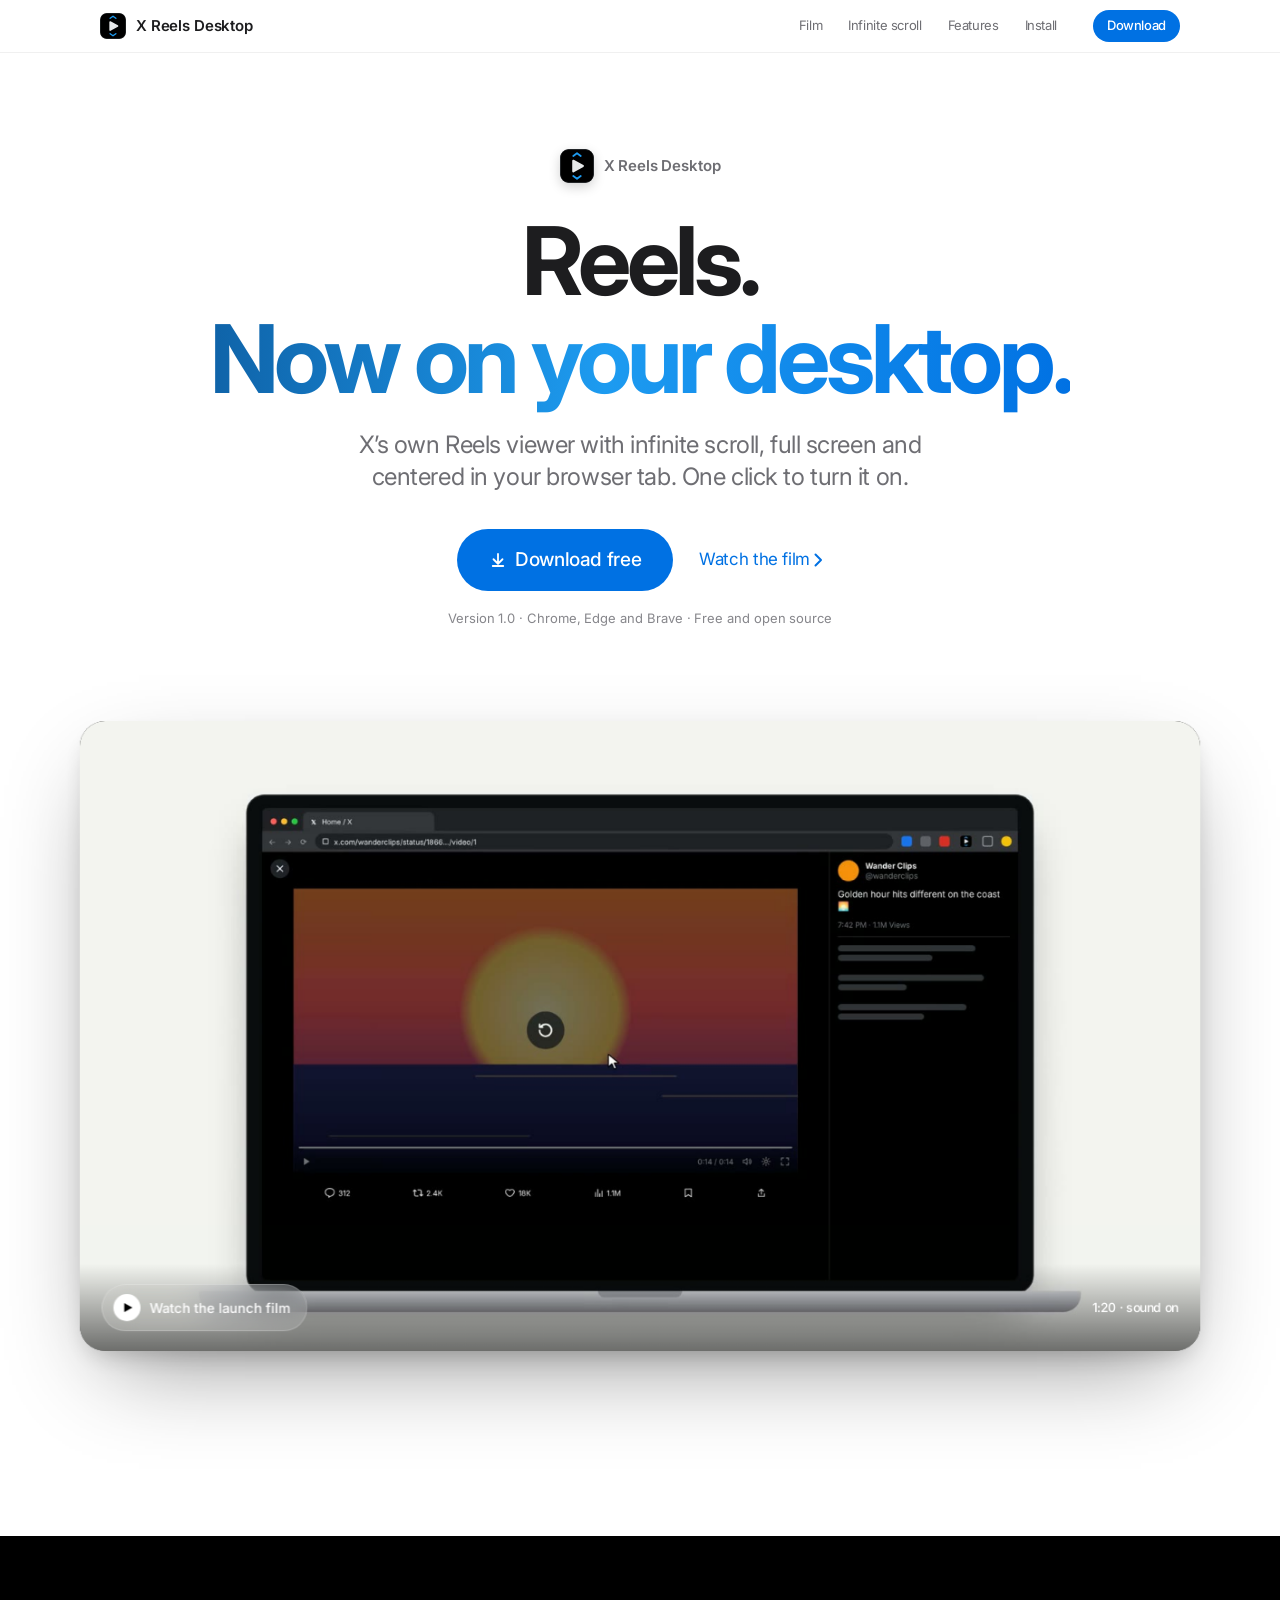
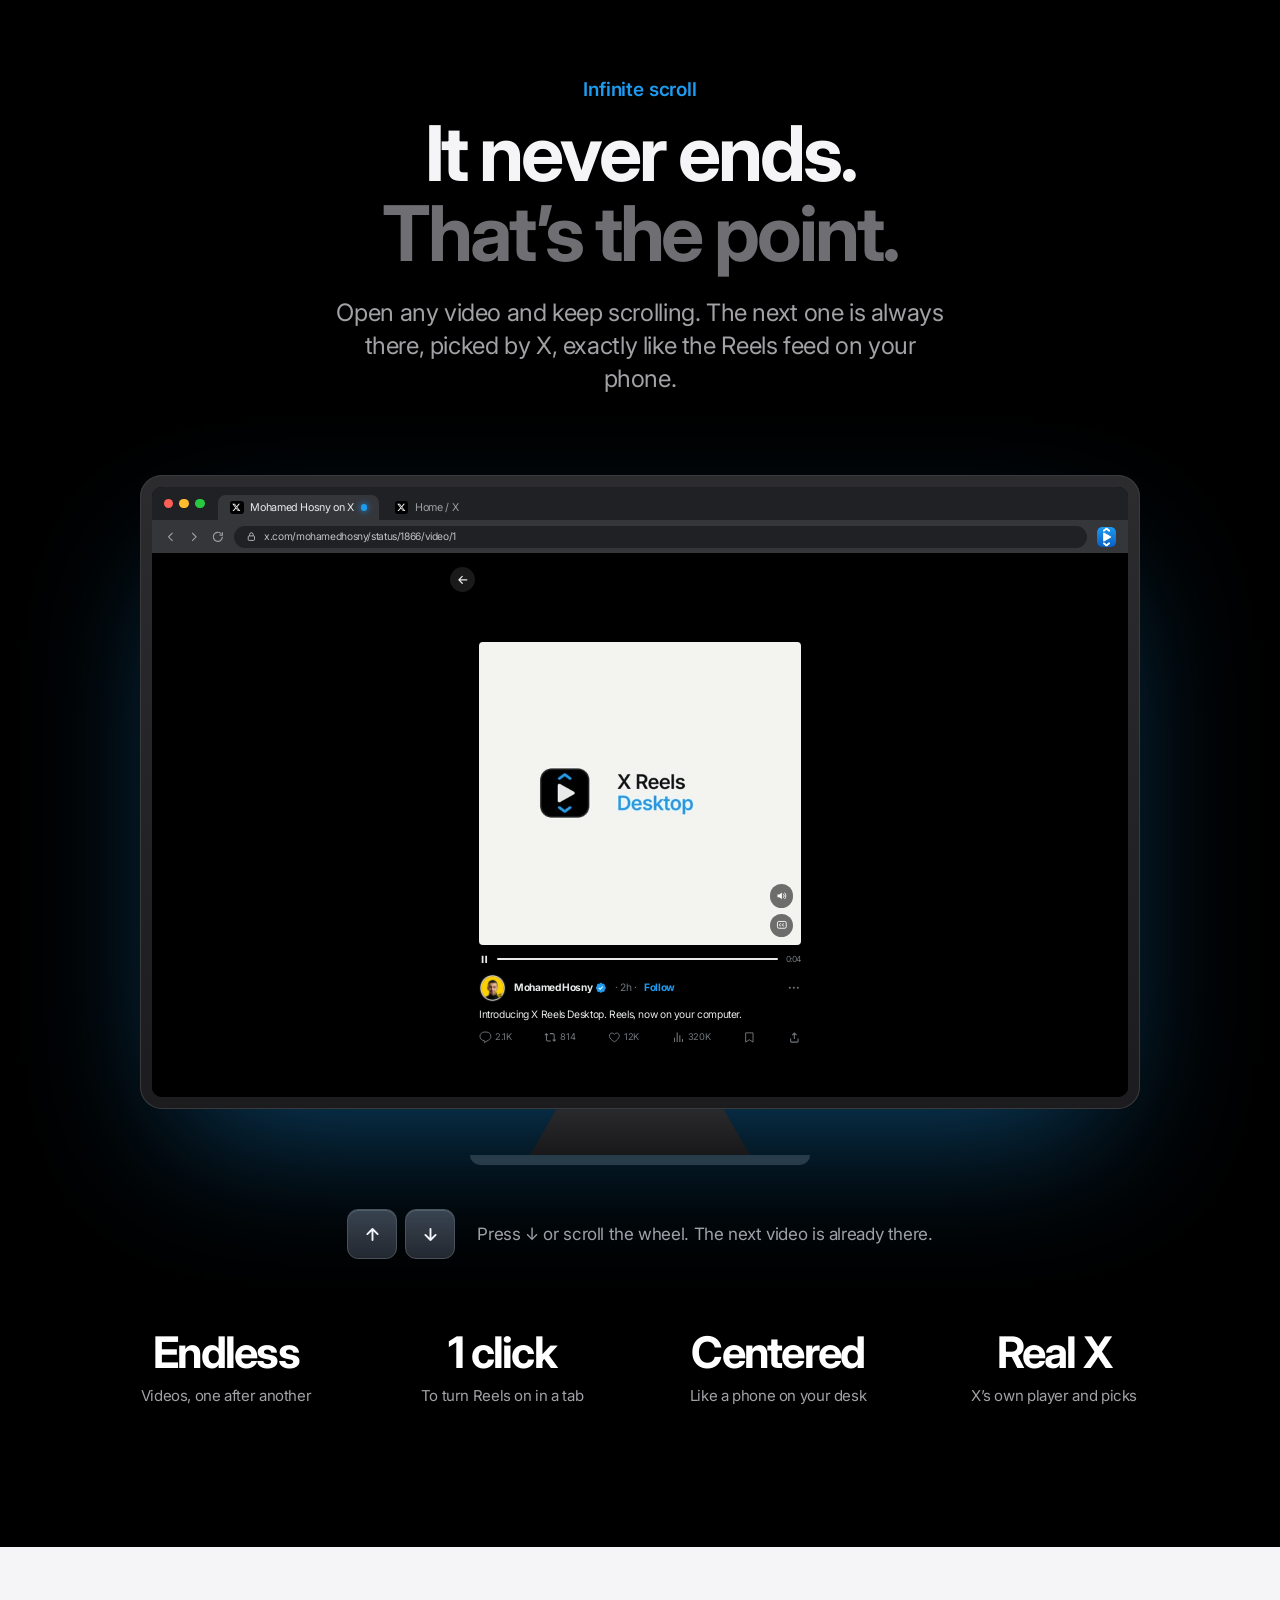
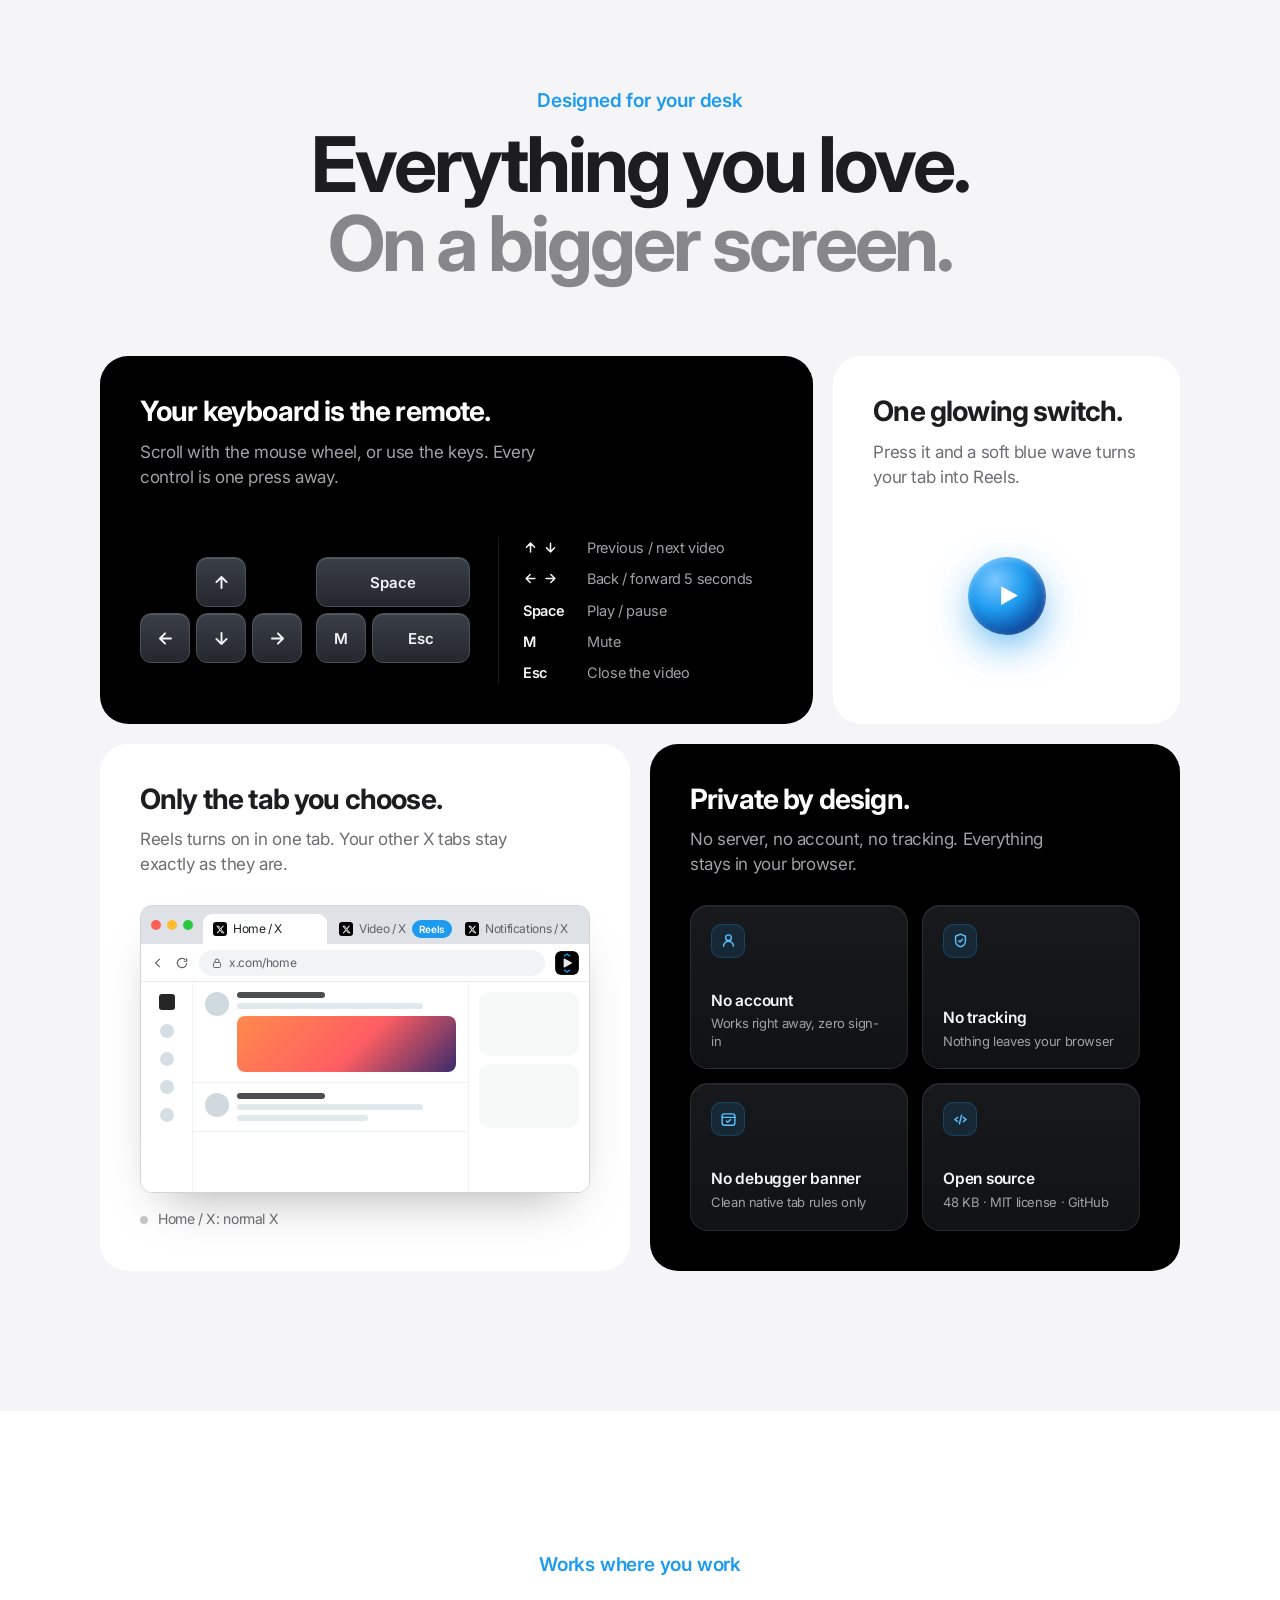
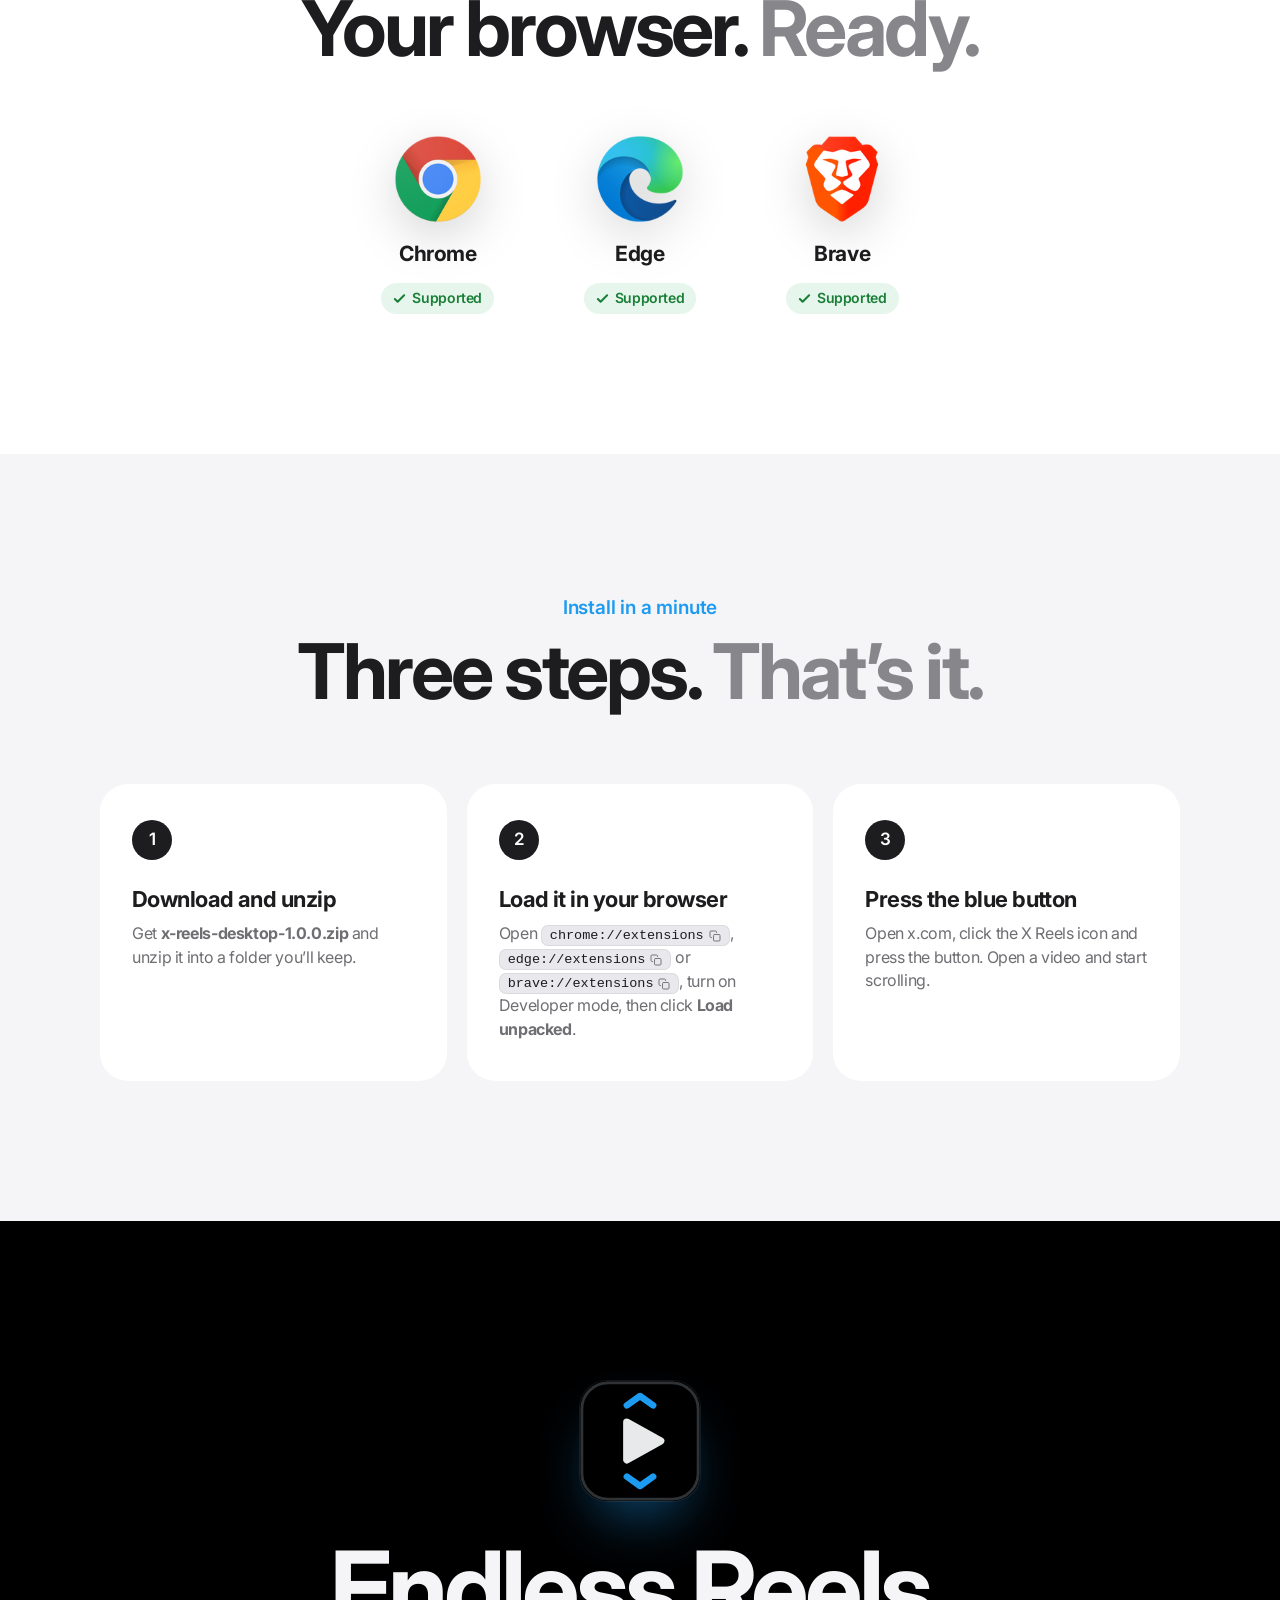
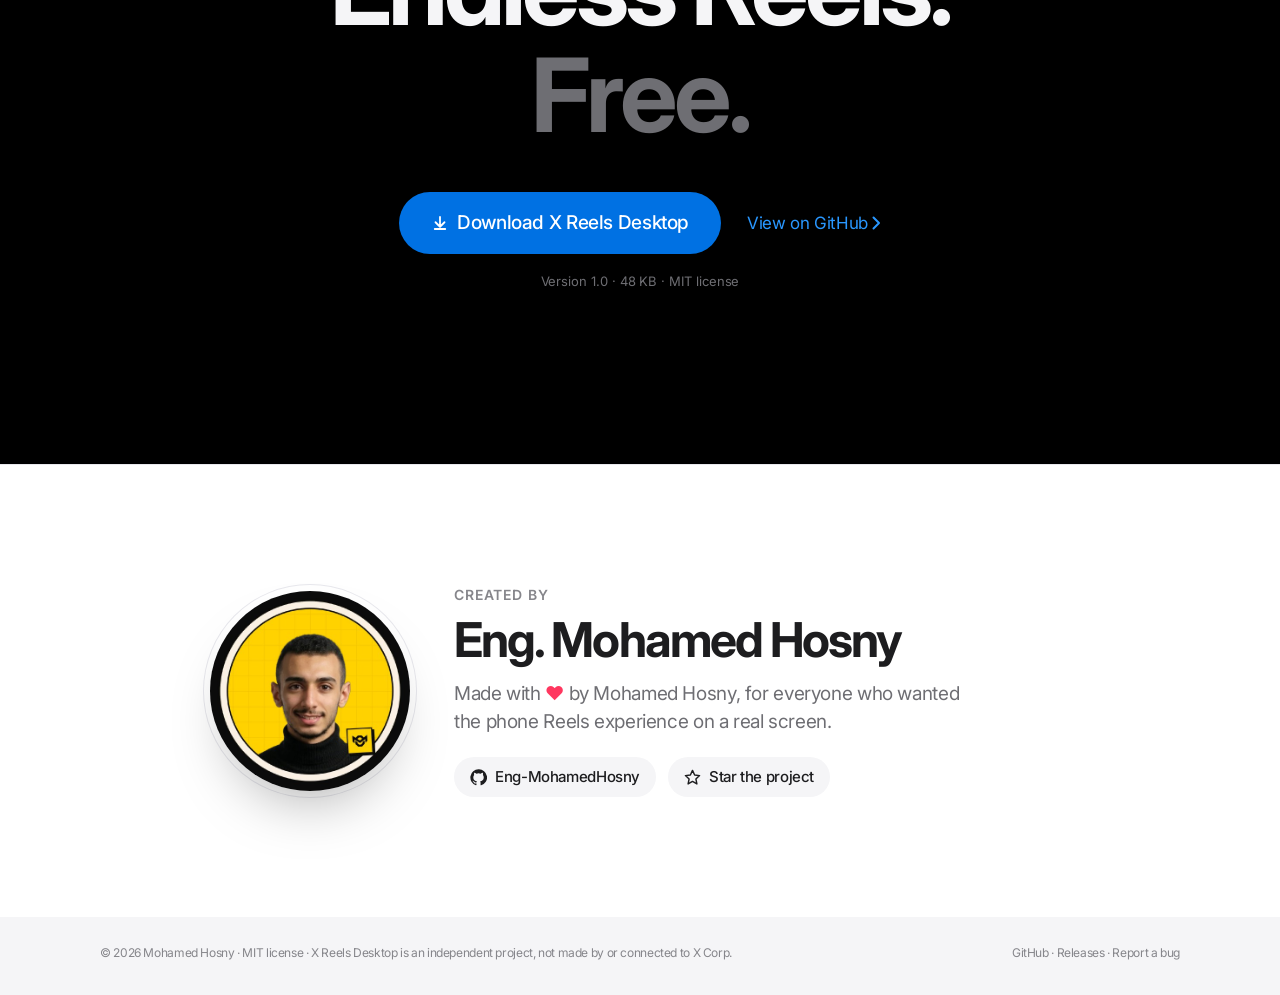
<file: site/index.html>
<!doctype html>
<html lang="en">
<head>
<meta charset="utf-8">
<meta name="viewport" content="width=device-width, initial-scale=1, viewport-fit=cover">
<title>X Reels Desktop — Reels with infinite scroll, on your computer</title>
<meta name="description" content="X's own Reels viewer with infinite scroll, centered in your browser tab. Free and open source for Chrome, Edge and Brave.">
<meta name="theme-color" content="#ffffff">
<meta property="og:title" content="X Reels Desktop">
<meta property="og:description" content="X's own Reels viewer with infinite scroll, on your computer. Free for Chrome, Edge and Brave.">
<meta property="og:image" content="https://x-reels-desktop.pages.dev/launch-poster.jpg">
<meta property="og:type" content="website">
<meta name="twitter:card" content="summary_large_image">
<link rel="icon" href="icon.svg" type="image/svg+xml">
<link rel="preconnect" href="https://fonts.googleapis.com">
<link rel="preconnect" href="https://fonts.gstatic.com" crossorigin>
<link href="https://fonts.googleapis.com/css2?family=Inter:opsz,wght@14..32,400;14..32,500;14..32,600;14..32,700&display=swap" rel="stylesheet">
<style>
:root{
  --ink:#1d1d1f; --ink-2:#6e6e73; --ink-3:#86868b; --line:#d2d2d7;
  --paper:#ffffff; --soft:#f5f5f7; --night:#000000; --night-2:#161617; --night-ink:#f5f5f7; --night-ink-2:#a1a1a6;
  --blue:#0071e3; --blue-hover:#0077ed; --blue-glow:rgba(0,113,227,.35); --x-blue:#1d9bf0;
  --radius-l:28px; --radius-m:18px;
  --font:-apple-system,BlinkMacSystemFont,"SF Pro Display","SF Pro Text","Inter",system-ui,"Segoe UI",sans-serif;
  --ease:cubic-bezier(.25,.1,.25,1); --ease-out:cubic-bezier(.16,1,.3,1);
}
*{box-sizing:border-box}
html{scroll-behavior:smooth;-webkit-text-size-adjust:100%}
body{margin:0;background:var(--paper);color:var(--ink);font:400 17px/1.47 var(--font);letter-spacing:-.022em;-webkit-font-smoothing:antialiased;text-rendering:optimizeLegibility;overflow-x:hidden}
img,video,svg{display:block;max-width:100%}
a{color:inherit;text-decoration:none}
.wrap{width:min(1080px,100% - 44px);margin-inline:auto}
.wide{width:min(1280px,100% - 44px);margin-inline:auto}

/* nav: translucent material */
.nav{position:sticky;top:0;z-index:50;background:rgba(255,255,255,.72);backdrop-filter:saturate(180%) blur(20px);-webkit-backdrop-filter:saturate(180%) blur(20px);border-bottom:1px solid rgba(0,0,0,.06)}
.nav-in{height:52px;display:flex;align-items:center;gap:28px}
.brand{display:flex;align-items:center;gap:10px;font-weight:600;font-size:15px;letter-spacing:-.01em}
.brand img{width:26px;height:26px;border-radius:7px}
.nav-links{display:flex;gap:26px;margin-left:auto;font-size:13px;color:var(--ink-2)}
.nav-links a{transition:color .2s var(--ease)}
.nav-links a:hover{color:var(--ink)}
.nav .btn{margin-left:8px}

/* buttons */
.btn{display:inline-flex;align-items:center;justify-content:center;gap:8px;border-radius:980px;font-weight:500;white-space:nowrap;cursor:pointer;border:0;
  transition:background-color .2s var(--ease),transform .12s var(--ease),box-shadow .25s var(--ease)}
.btn:active{transform:scale(.97)}
.btn-blue{background:var(--blue);color:#fff}
.btn-blue:hover{background:var(--blue-hover);box-shadow:0 8px 28px var(--blue-glow)}
.btn-s{font-size:13px;padding:6px 14px}
.btn-l{font-size:17px;padding:14px 26px}
.btn-xl{font-size:19px;padding:17px 32px}
.link{color:var(--blue);font-size:17px;display:inline-flex;align-items:center;gap:4px}
.link:hover{text-decoration:underline}
.link svg{width:9px;height:14px}
.on-dark .link{color:#2997ff}
:focus-visible{outline:3px solid rgba(0,113,227,.55);outline-offset:3px;border-radius:12px}

/* hero */
.hero{padding:96px 0 40px;text-align:center}
.eyebrow{display:inline-flex;align-items:center;gap:10px;font-size:15px;font-weight:600;color:var(--ink-2);letter-spacing:-.01em}
.eyebrow img{width:34px;height:34px;border-radius:9px;box-shadow:0 4px 12px rgba(0,0,0,.18)}
h1{margin:22px auto 0;font-size:clamp(42px,7.4vw,100px);line-height:1.03;letter-spacing:-.045em;font-weight:700}
h1 .grad{background:linear-gradient(92deg,#0f63a8 0%,#1d9bf0 46%,#0071e3 100%);-webkit-background-clip:text;background-clip:text;color:transparent}
.lede{margin:22px auto 0;max-width:640px;font-size:clamp(19px,2.2vw,24px);line-height:1.33;color:var(--ink-2);letter-spacing:-.018em;font-weight:400}
.cta-row{margin-top:36px;display:flex;justify-content:center;align-items:center;gap:26px;flex-wrap:wrap}
.meta{margin-top:18px;font-size:13px;color:var(--ink-3);letter-spacing:-.005em}

/* film */
.film{padding:40px 0 120px}
.frame{position:relative;border-radius:var(--radius-l);overflow:hidden;background:#000;aspect-ratio:16/9;
  box-shadow:0 40px 100px -30px rgba(0,0,0,.45),0 12px 30px -12px rgba(0,0,0,.25);transform-origin:50% 0;will-change:transform}
.frame video{width:100%;height:100%;object-fit:cover}
.play{position:absolute;inset:auto 0 0 0;display:flex;justify-content:space-between;align-items:center;padding:22px 24px;
  background:linear-gradient(to top,rgba(0,0,0,.55),transparent);color:#fff;font-size:14px;font-weight:500;pointer-events:none;opacity:1;transition:opacity .4s var(--ease)}
.frame.playing .play{opacity:0}
.pill{pointer-events:auto;white-space:nowrap;display:inline-flex;align-items:center;gap:10px;background:rgba(255,255,255,.16);backdrop-filter:blur(18px) saturate(160%);-webkit-backdrop-filter:blur(18px) saturate(160%);
  border:1px solid rgba(255,255,255,.22);color:#fff;border-radius:980px;padding:10px 18px 10px 12px;font:500 15px var(--font);cursor:pointer;transition:background .2s var(--ease),transform .12s var(--ease)}
.pill:hover{background:rgba(255,255,255,.26)}
.pill:active{transform:scale(.97)}
.pill .dot{width:30px;height:30px;border-radius:50%;background:#fff;display:grid;place-items:center}
.pill .dot svg{width:11px;height:12px;margin-left:2px}

/* sections */
section{position:relative}
.sec{padding:140px 0}
.dark{background:var(--night);color:var(--night-ink)}
.soft{background:var(--soft)}
.kicker{font-size:19px;font-weight:600;color:var(--x-blue);letter-spacing:-.01em;margin:0 0 10px}
h2{margin:0;font-size:clamp(40px,6vw,80px);line-height:1.04;letter-spacing:-.04em;font-weight:700}
h2 .mute{color:var(--ink-3)}
.dark h2 .mute{color:#6e6e73}
.sub{margin:22px 0 0;max-width:620px;font-size:clamp(19px,2vw,24px);line-height:1.38;color:var(--ink-2);letter-spacing:-.016em}
.dark .sub{color:var(--night-ink-2)}
.center{text-align:center}.center .sub{margin-inline:auto}

/* infinite scroll: a desktop screen with X's Reels viewer */
.desk{margin:80px auto 0;width:min(1000px,100%)}
.monitor{position:relative;border-radius:22px;padding:12px;background:linear-gradient(180deg,#2c2c2e,#1c1c1e);box-shadow:0 0 0 1px #3a3a3c inset,0 60px 140px -40px rgba(29,155,240,.45),0 30px 60px -30px rgba(0,0,0,.8)}
.stand{width:22%;height:46px;margin:0 auto;background:linear-gradient(180deg,#2a2a2c,#18181a);clip-path:polygon(12% 0,88% 0,100% 100%,0 100%)}
.base{width:34%;height:10px;margin:0 auto;border-radius:0 0 12px 12px;background:#2c2c2e;box-shadow:0 18px 30px -12px rgba(0,0,0,.9)}
.scr{container-type:inline-size;position:relative;aspect-ratio:16/10;border-radius:10px;overflow:hidden;background:#000;display:flex;flex-direction:column}
.chrome{flex:none;background:#202124;color:#e8eaed;font-size:1.1cqw}
.tabbar{display:flex;align-items:flex-end;gap:.4cqw;height:3.4cqw;padding:0 1.2cqw}
.lights{display:flex;gap:.6cqw;align-self:center;margin-right:1cqw}
.lights i{width:1cqw;height:1cqw;border-radius:50%;background:#ff5f57}.lights i:nth-child(2){background:#febc2e}.lights i:nth-child(3){background:#28c840}
.ctab{display:flex;align-items:center;gap:.7cqw;height:2.6cqw;padding:0 1.2cqw;border-radius:.8cqw .8cqw 0 0;color:#9aa0a6;min-width:0;white-space:nowrap}
.ctab.act{background:#35363a;color:#e8eaed}
.ctab .xf{flex:none;width:1.4cqw;height:1.4cqw;border-radius:.3cqw;background:#000;display:grid;place-items:center}
.ctab .xf svg{width:.9cqw;height:.9cqw}
.ctab .reel-dot{width:.7cqw;height:.7cqw;border-radius:50%;background:#1d9bf0;box-shadow:0 0 .8cqw #1d9bf0}
.toolbar{display:flex;align-items:center;gap:1cqw;height:3.4cqw;padding:0 1.2cqw;background:#35363a}
.toolbar .nv{display:flex;gap:1cqw;color:#9aa0a6}.toolbar .nv svg{width:1.4cqw;height:1.4cqw}
.omni{flex:1;height:2.3cqw;border-radius:2cqw;background:#202124;display:flex;align-items:center;gap:.8cqw;padding:0 1.2cqw;color:#bdc1c6;font-size:1.05cqw;overflow:hidden;white-space:nowrap}
.omni svg{flex:none;width:1.1cqw;height:1.1cqw}
.ext{flex:none;width:2cqw;height:2cqw;border-radius:.5cqw}
.page{position:relative;flex:1;background:#000;overflow:hidden}
.vw{position:absolute;inset:0 0 0 0;display:flex;justify-content:center}
.back{position:absolute;left:30.5%;top:1.4cqw;width:2.6cqw;height:2.6cqw;border-radius:50%;background:rgba(255,255,255,.1);display:grid;place-items:center;z-index:3}
.back svg{width:1.4cqw;height:1.4cqw;color:#e7e9ea}
.col{position:relative;width:33cqw;height:100%;overflow:hidden}
.feed{position:absolute;inset:0;transition:transform .9s cubic-bezier(.22,1,.36,1)}
.post{height:100%;display:flex;flex-direction:column;justify-content:center;padding:4.6cqw 0 1cqw;color:#e7e9ea;font-size:1.05cqw;line-height:1.35}
.media{position:relative;width:100%;aspect-ratio:4/5;max-height:62%;border-radius:.4cqw;overflow:hidden;background:#111}
.media video,.media img{width:100%;height:100%;object-fit:cover;display:block}
.media .side{position:absolute;right:.8cqw;bottom:.8cqw;display:grid;gap:.6cqw}
.media .side span{width:2.4cqw;height:2.4cqw;border-radius:50%;background:rgba(0,0,0,.55);display:grid;place-items:center}
.media .side svg{width:1.2cqw;height:1.2cqw;color:#fff}
.prog{display:flex;align-items:center;gap:.8cqw;margin-top:.9cqw;color:#e7e9ea}
.prog svg{width:1.1cqw;height:1.1cqw}
.bar{flex:1;height:.25cqw;border-radius:1cqw;background:#333639;overflow:hidden}
.bar i{display:block;height:100%;width:0;background:#e7e9ea}
.post.live .bar i{animation:prog 4.2s linear forwards}
@keyframes prog{to{width:100%}}
.prog small{font-size:.85cqw;color:#71767b}
.who{display:flex;align-items:center;gap:.8cqw;margin-top:1cqw}
.who img{width:2.8cqw;height:2.8cqw;border-radius:50%}
.who b{display:flex;align-items:center;gap:.3cqw;font-weight:700}
.who b svg{width:1.2cqw;height:1.2cqw}
.who span{color:#71767b}
.who em{font-style:normal;color:#1d9bf0;font-weight:700}
.who .more{margin-left:auto;color:#71767b;width:1.4cqw}
.cap{margin-top:.6cqw}
.acts{display:flex;justify-content:space-between;margin-top:1cqw;color:#71767b;font-size:.95cqw}
.acts span{display:flex;align-items:center;gap:.35cqw}
.acts svg{width:1.3cqw;height:1.3cqw}
.under{margin-top:44px;text-align:center;display:flex;justify-content:center;align-items:center;gap:22px;flex-wrap:wrap;color:var(--night-ink-2);font-size:17px}
.under .pair{display:flex;gap:8px}
.stats{margin-top:72px;display:grid;grid-template-columns:repeat(4,1fr);gap:24px;text-align:center}
.stat b{display:block;font-size:clamp(28px,3.4vw,48px);line-height:1;letter-spacing:-.04em;font-weight:700;color:#fff}
.stat span{display:block;margin-top:10px;font-size:15px;color:var(--night-ink-2)}

/* bento */
.bento{margin-top:72px;display:grid;grid-template-columns:repeat(6,1fr);gap:20px}
.tile{background:var(--paper);border-radius:var(--radius-l);padding:40px;overflow:hidden;position:relative;min-height:320px;display:flex;flex-direction:column}
.tile h3{margin:0;font-size:28px;line-height:1.14;letter-spacing:-.03em;font-weight:700}
.tile p{margin:12px 0 0;color:var(--ink-2);font-size:17px;line-height:1.45;max-width:36ch}
.t-wide{grid-column:span 4}.t-narrow{grid-column:span 2}.t-half{grid-column:span 3}
.t-dark{background:#000;color:#fff}.t-dark p{color:var(--night-ink-2)}

/* keycaps: Carbon metal, same as the extension's shortcuts screen */
.keys{margin-top:auto;padding-top:28px;display:flex;align-items:center;justify-content:space-between;gap:28px;flex-wrap:nowrap}
.kdeck{display:flex;align-items:flex-end;gap:14px;flex-shrink:0}
.kgrid{display:grid;grid-template-columns:repeat(3,50px);grid-auto-rows:50px;gap:6px}
.kgrid .up{grid-column:2}
.krow{display:flex;gap:6px}
.kc{display:grid;place-items:center;width:50px;height:50px;padding:0 12px;border-radius:11px;font:600 15px/1 var(--font);letter-spacing:0;color:#f1f4f8;cursor:pointer;user-select:none;
  background:linear-gradient(180deg,#3a3f47,#24272d);border:1px solid #4a5059;box-shadow:inset 0 1px 0 rgba(255,255,255,.15),0 2px 4px rgba(0,0,0,.5);
  transition:transform .12s var(--ease),box-shadow .2s var(--ease),color .2s var(--ease),border-color .2s var(--ease),filter .15s var(--ease)}
.kc:hover{filter:brightness(1.14)}
.kc svg{width:19px;height:19px;display:block}
.kc.space{width:auto;min-width:154px}
.kc.esc{width:auto;min-width:98px}
.kc.on{transform:translateY(1px);color:#bfe3ff;border-color:#1d9bf0;box-shadow:inset 0 1px 0 rgba(255,255,255,.15),0 2px 0 #0b3d91,0 0 0 3px rgba(29,155,240,.18),0 0 16px rgba(29,155,240,.65)}
.legend{flex:1;min-width:210px;display:grid;gap:10px;font-size:14.5px;color:var(--night-ink-2);padding-left:24px;border-left:1px solid rgba(255,255,255,.1)}
.legend>span{display:flex;align-items:center;gap:12px;white-space:nowrap;transition:color .2s var(--ease)}
.legend>span.hi{color:#ffffff}
.legend>span.hi b{color:#5cc1ff}
.legend b{color:#f5f5f7;font-weight:600;display:inline-flex;align-items:center;gap:5px;min-width:52px;flex-shrink:0;transition:color .2s var(--ease)}
.legend b svg{width:15px;height:15px;display:block;flex-shrink:0}

/* wave tile */
.wave{position:relative;flex:1;min-height:176px;margin-top:18px;display:grid;place-items:center}
.wave i{position:absolute;width:62px;height:62px;border-radius:50%;border:2px solid rgba(160,215,255,.9);pointer-events:none;
  box-shadow:-3px 0 0 -1px rgba(255,40,110,.7),3px 0 0 -1px rgba(0,230,255,.8),0 0 22px rgba(29,155,240,.7);animation:ring 2.6s var(--ease-out) infinite;opacity:0}
.wave i:nth-child(2){animation-delay:.25s}.wave i:nth-child(3){animation-delay:.5s}
.wave.off i{animation:none;opacity:0}
.orb{width:78px;height:78px;border-radius:50%;border:0;padding:0;cursor:pointer;background:radial-gradient(circle at 35% 30%,#7cc8ff,#1d9bf0 40%,#0b3d91 80%);box-shadow:0 14px 40px -6px rgba(29,155,240,.8),inset 0 2px 6px rgba(255,255,255,.4);display:grid;place-items:center;position:relative;z-index:2;
  transition:transform .16s var(--ease),filter .16s var(--ease),box-shadow .28s var(--ease),background .28s var(--ease)}
.orb:hover{filter:brightness(1.08);transform:scale(1.04)}
.orb:active{transform:scale(.93)}
.orb .ico-play{width:25px;margin-left:4px}
.orb .ico-stop{width:24px;display:none}
.orb.active{background:radial-gradient(circle at 35% 30%,#3a3f4a,#1a1d24 72%);box-shadow:0 14px 32px -8px rgba(0,0,0,.45),0 0 0 5px rgba(0,0,0,.06),inset 0 2px 6px rgba(255,255,255,.14)}
.orb.active .ico-play{display:none}
.orb.active .ico-stop{display:block}
@keyframes ring{0%{transform:scale(.6);opacity:0}15%{opacity:1}100%{transform:scale(3.35);opacity:0}}

/* tabs tile: a real looking browser window */
.bw{margin-top:auto;container-type:inline-size;border-radius:12px;overflow:hidden;border:1px solid #d2d2d7;box-shadow:0 24px 50px -24px rgba(0,0,0,.35);background:#fff;margin-top:28px}
.bw .tabbar{display:flex;align-items:flex-end;gap:2px;height:38px;padding:0 10px;background:#dee1e6}
.bw .lights{display:flex;gap:6px;align-self:center;margin-right:8px}
.bw .lights i{width:10px;height:10px;border-radius:50%;background:#ff5f57}.bw .lights i:nth-child(2){background:#febc2e}.bw .lights i:nth-child(3){background:#28c840}
.btab{position:relative;flex:1;min-width:0;display:flex;align-items:center;gap:6px;height:30px;padding:0 10px;border-radius:9px 9px 0 0;font-size:12px;color:#5f6368;white-space:nowrap;overflow:hidden;cursor:pointer;user-select:none;transition:background .25s var(--ease),color .25s var(--ease)}
.btab:not(.act):hover{background:rgba(255,255,255,.48);color:#202124}
.btab.act{background:#fff;color:#202124}
.btab .xf{flex:none;width:14px;height:14px;border-radius:3px;background:#000;display:grid;place-items:center}
.btab .xf svg{width:9px;height:9px}
.btab .rd{flex:none;margin-left:auto;font-size:10px;font-weight:600;color:#fff;background:#1d9bf0;border-radius:9px;padding:2px 7px;opacity:0;transform:scale(.6);transition:opacity .3s var(--ease),transform .4s var(--ease-out)}
.btab.reels .rd{opacity:1;transform:none}
.bw .toolbar{display:flex;align-items:center;gap:10px;height:38px;padding:0 10px;background:#fff;border-bottom:1px solid #e8eaed}
.bw .toolbar .nv{display:flex;gap:10px;color:#5f6368}.bw .toolbar .nv svg{width:14px;height:14px}
.bw .omni{flex:1;height:26px;border-radius:13px;background:#f1f3f4;display:flex;align-items:center;gap:6px;padding:0 12px;color:#5f6368;font-size:12px;white-space:nowrap;overflow:hidden}
.bw .omni svg{flex:none;width:12px;height:12px}
.bw .extb{position:relative;flex:none;width:24px;height:24px}
.bw .extb img{position:absolute;inset:0;width:24px;height:24px;border-radius:6px;transition:opacity .35s var(--ease)}
.bw .extb .on{opacity:0}
.bw.is-reels .extb .on{opacity:1}.bw.is-reels .extb .off{opacity:0}
.bpage{position:relative;height:210px;overflow:hidden}
.tl,.rv2{position:absolute;inset:0;transition:opacity .45s var(--ease)}
.rv2{opacity:0;background:#000;display:flex;justify-content:center}
.bw.is-reels .rv2{opacity:1}.bw.is-reels .tl{opacity:0}
.tl{display:grid;grid-template-columns:52px 1fr 120px;background:#fff}
.tl .nav2{border-right:1px solid #eff3f4;display:grid;align-content:start;justify-items:center;gap:14px;padding-top:12px}
.tl .nav2 i{width:16px;height:16px;border-radius:4px;background:#0f1419;opacity:.85}
.tl .nav2 i:first-child{border-radius:3px;background:#000}
.tl .nav2 i:not(:first-child){width:14px;height:14px;border-radius:50%;background:#cfd9de}
.tl .mid{border-right:1px solid #eff3f4;overflow:hidden}
.tl .p{display:flex;gap:8px;padding:10px 12px;border-bottom:1px solid #eff3f4}
.tl .p .av{flex:none;width:24px;height:24px;border-radius:50%;background:#cfd9de}
.tl .p .bd{flex:1;display:grid;gap:5px}
.tl .p .ln{height:6px;border-radius:3px;background:#e1e8ed}
.tl .p .ln.s{width:40%;background:#0f1419;opacity:.75}
.tl .p .ln.m{width:85%}
.tl .p .im{height:56px;border-radius:8px;background:linear-gradient(135deg,#ff8a4c,#ff5e62 55%,#3b2b6b);margin-top:2px}
.tl .side2{padding:10px;display:grid;align-content:start;gap:8px}
.tl .side2 .bx{border-radius:10px;background:#f7f9f9;height:64px}
.rv2 .vcol{width:38%;padding-top:10px;display:grid;align-content:start;gap:6px}
.rv2 .vcol img{width:100%;aspect-ratio:4/5;object-fit:cover;border-radius:3px}
.rv2 .vcol .ln{height:5px;border-radius:3px;background:#333639}
.rv2 .vcol .ln.s{width:55%;background:#e7e9ea;opacity:.8}
.tabnote{margin-top:16px;display:flex;align-items:center;gap:10px;font-size:14px;color:var(--ink-2);min-height:22px}
.tabnote .dot2{width:8px;height:8px;border-radius:50%;background:#c7c7cc;transition:background .3s var(--ease),box-shadow .3s var(--ease)}
.bw.is-reels ~ .tabnote .dot2{background:#1d9bf0;box-shadow:0 0 8px #1d9bf0}

/* privacy tile */
.shield{margin-top:28px;flex:1;display:grid;grid-template-columns:repeat(2,1fr);gap:14px;align-content:stretch}
.pcard{display:flex;flex-direction:column;justify-content:space-between;gap:12px;padding:18px 20px;border-radius:18px;
  background:linear-gradient(180deg,#18191c,#111214);border:1px solid rgba(255,255,255,.085);
  box-shadow:inset 0 1px 0 rgba(255,255,255,.06)}
.pcard .pico{width:34px;height:34px;border-radius:10px;background:rgba(29,155,240,.13);border:1px solid rgba(29,155,240,.24);
  color:#5cc1ff;display:grid;place-items:center}
.pcard .pico svg{width:17px;height:17px}
.pcard b{display:block;font-size:15.5px;font-weight:600;color:#f5f5f7;letter-spacing:-.015em}
.pcard span{display:block;margin-top:3px;font-size:13px;line-height:1.35;color:var(--night-ink-2)}

/* browsers */
.browsers{margin-top:64px;display:flex;justify-content:center;gap:clamp(28px,7vw,96px);flex-wrap:wrap}
.br{display:grid;justify-items:center;gap:14px}
.br img{width:92px;height:92px;filter:drop-shadow(0 14px 24px rgba(0,0,0,.16));transition:transform .5s var(--ease-out)}
.br:hover img{transform:translateY(-6px) scale(1.04)}
.br b{font-size:21px;letter-spacing:-.02em}
.ok{display:inline-flex;align-items:center;gap:6px;font-size:14px;font-weight:600;color:#1a7f37;background:#e7f6ec;padding:5px 12px;border-radius:980px}
.ok svg{width:13px;height:13px}

/* install */
.steps{margin-top:72px;display:grid;grid-template-columns:repeat(3,1fr);gap:20px;counter-reset:s}
.step{background:var(--paper);border-radius:var(--radius-l);padding:36px 32px 40px;counter-increment:s}
.step::before{content:counter(s);display:grid;place-items:center;width:40px;height:40px;border-radius:50%;background:var(--ink);color:#fff;font-weight:600;font-size:17px;margin-bottom:26px}
.step h3{margin:0;font-size:22px;letter-spacing:-.025em;line-height:1.2}
.step p{margin:10px 0 0;color:var(--ink-2);font-size:16px}
code{font:500 14px ui-monospace,"SF Mono",Menlo,Consolas,monospace;background:#e8e8ed;padding:2px 7px;border-radius:7px;color:var(--ink);letter-spacing:0}
.copy-url{display:inline-flex;align-items:center;gap:5px;border:1px solid rgba(0,0,0,.06);cursor:pointer;vertical-align:baseline;font:500 13.5px ui-monospace,"SF Mono",Menlo,Consolas,monospace;background:#e8e8ed;padding:2px 8px;border-radius:7px;color:var(--ink);letter-spacing:0;transition:background .18s var(--ease),border-color .18s var(--ease),color .18s var(--ease),transform .1s var(--ease)}
.copy-url:hover{background:#dcdce3;border-color:rgba(0,113,227,.3)}
.copy-url:active{transform:scale(.97)}
.copy-url svg{width:12px;height:12px;opacity:.55;flex-shrink:0;transition:opacity .15s var(--ease)}
.copy-url:hover svg{opacity:.9}
.copy-url.copied{background:#e7f6ec;color:#1a7f37;border-color:rgba(26,127,55,.28)}
.copy-url.copied svg{opacity:1}

/* big cta */
.final{padding:160px 0;text-align:center}
.final h2{font-size:clamp(48px,8vw,112px)}
.final .icon{width:120px;height:120px;margin:0 auto 34px;border-radius:27px;box-shadow:0 30px 60px -20px rgba(29,155,240,.55),0 0 0 1px rgba(255,255,255,.08)}
.final .cta-row{margin-top:44px}
.final .meta{color:#6e6e73}

/* creator */
.creator{padding:120px 0;border-top:1px solid #e8e8ed}
.card{display:flex;align-items:center;gap:44px;max-width:860px;margin-inline:auto}
.avatar{flex:none;width:200px;height:200px;border-radius:50%;overflow:hidden;box-shadow:0 30px 60px -24px rgba(0,0,0,.35),0 0 0 6px #fff,0 0 0 7px #e8e8ed}
.avatar img{width:100%;height:100%;object-fit:cover}
.card small{display:block;font-size:14px;font-weight:600;letter-spacing:.06em;text-transform:uppercase;color:var(--ink-3)}
.card h3{margin:8px 0 0;font-size:clamp(32px,4vw,48px);line-height:1.08;letter-spacing:-.04em}
.card p{margin:14px 0 0;color:var(--ink-2);font-size:19px;max-width:44ch}
.heart{color:#ff375f;display:inline-block;animation:beat 1.6s var(--ease) infinite;transform-origin:center}
@keyframes beat{0%,60%,100%{transform:scale(1)}15%{transform:scale(1.18)}30%{transform:scale(1)}45%{transform:scale(1.1)}}
.socials{margin-top:22px;display:flex;gap:12px;flex-wrap:wrap}
.socials a{display:inline-flex;align-items:center;gap:8px;font-size:15px;font-weight:500;padding:9px 16px;border-radius:980px;background:var(--soft);transition:background .2s var(--ease)}
.socials a:hover{background:#e8e8ed}
.socials svg{width:17px;height:17px}

footer{background:var(--soft);color:var(--ink-3);font-size:12px;line-height:1.6;padding:26px 0 34px}
footer .wrap{display:flex;justify-content:space-between;gap:18px;flex-wrap:wrap}
footer a:hover{color:var(--ink);text-decoration:underline}

/* reveal */
.rv{opacity:0;transform:translateY(40px);transition:opacity 1s var(--ease-out),transform 1.1s var(--ease-out)}
.rv.in{opacity:1;transform:none}
.rv.d1{transition-delay:.08s}.rv.d2{transition-delay:.16s}.rv.d3{transition-delay:.24s}

@media (max-width:900px){
  .nav-links{display:none}.nav .btn{margin-left:auto}
  .hero{padding-top:64px}
  .sec{padding:96px 0}
  .stats{grid-template-columns:repeat(2,1fr);gap:36px 18px}
  .desk{margin-top:56px}.monitor{padding:6px;border-radius:12px}.scr{border-radius:7px}.stand{height:24px}
  .bento{grid-template-columns:1fr}.t-wide,.t-narrow,.t-half{grid-column:auto}
  .tile{padding:32px 26px;min-height:0}
  .keys{flex-wrap:wrap;gap:24px}.legend{padding-left:0;border-left:0}
  .steps{grid-template-columns:1fr}
  .card{flex-direction:column;text-align:center;gap:28px}.card p{margin-inline:auto}.socials{justify-content:center}
  .frame{border-radius:18px}
  .final{padding:110px 0}
}
@media (max-width:480px){
  .kgrid{grid-template-columns:repeat(3,44px);grid-auto-rows:44px}.kc{width:44px;height:44px}.kc.space{min-width:136px}.kc.esc{min-width:86px}
  .shield{grid-template-columns:1fr}
  .bpage{height:180px}.tl{grid-template-columns:40px 1fr}.tl .side2{display:none}
  .play{padding:14px}.play>span{display:none}
  .pill{font-size:14px;padding:8px 14px 8px 8px}
}
@media (prefers-reduced-motion:reduce){
  html{scroll-behavior:auto}
  .rv{opacity:1;transform:none;transition:none}
  .wave i,.heart{animation:none}.feed{transition:none}
  .frame{transform:none!important}
}
@media (prefers-reduced-transparency:reduce){.nav{background:#fff;backdrop-filter:none}}
</style>
</head>
<body>

<header class="nav">
  <div class="wrap nav-in">
    <a class="brand" href="#top"><img src="icon.svg" alt="">X Reels Desktop</a>
    <nav class="nav-links" aria-label="Sections">
      <a href="#film">Film</a><a href="#scroll">Infinite scroll</a><a href="#features">Features</a><a href="#install">Install</a>
    </nav>
    <a class="btn btn-blue btn-s" href="https://github.com/Eng-MohamedHosny/x-reels-desktop/releases/latest/download/x-reels-desktop-1.0.0.zip">Download</a>
  </div>
</header>

<main id="top">
  <section class="hero">
    <div class="wrap">
      <div class="eyebrow rv"><img src="icon.svg" alt="">X Reels Desktop</div>
      <h1 class="rv d1">Reels.<br><span class="grad">Now on your desktop.</span></h1>
      <p class="lede rv d2">X’s own Reels viewer with infinite scroll, full screen and centered in your browser tab. One click to turn it on.</p>
      <div class="cta-row rv d3">
        <a class="btn btn-blue btn-xl" href="https://github.com/Eng-MohamedHosny/x-reels-desktop/releases/latest/download/x-reels-desktop-1.0.0.zip">
          <svg width="18" height="18" viewBox="0 0 24 24" fill="none" stroke="currentColor" stroke-width="2.4" stroke-linecap="round" stroke-linejoin="round" aria-hidden="true"><path d="M12 4v12M6 11l6 6 6-6M5 20h14"/></svg>
          Download free
        </a>
        <a class="link" href="#film">Watch the film <svg viewBox="0 0 9 14" aria-hidden="true"><path d="M1.5 1.5 7 7l-5.5 5.5" fill="none" stroke="currentColor" stroke-width="2" stroke-linecap="round" stroke-linejoin="round"/></svg></a>
      </div>
      <p class="meta rv d3">Version 1.0 · Chrome, Edge and Brave · Free and open source</p>
    </div>
  </section>

  <section class="film" id="film">
    <div class="wide">
      <div class="frame rv" id="frame">
        <video id="vid" src="launch.mp4" poster="launch-poster.jpg" playsinline muted loop preload="metadata"></video>
        <div class="play">
          <button class="pill" id="playBtn" type="button"><span class="dot"><svg viewBox="0 0 11 12"><path d="M1 1l9 5-9 5z" fill="#000"/></svg></span>Watch the launch film</button>
          <span class="len">1:20 · sound on</span>
        </div>
      </div>
    </div>
  </section>

  <section class="sec dark on-dark" id="scroll">
    <div class="wrap">
      <div class="center">
        <p class="kicker rv">Infinite scroll</p>
        <h2 class="rv d1">It never ends.<br><span class="mute">That’s the point.</span></h2>
        <p class="sub rv d2">Open any video and keep scrolling. The next one is always there, picked by X, exactly like the Reels feed on your phone.</p>
      </div>
      <div class="desk rv d1" aria-hidden="true">
        <div class="monitor">
          <div class="scr">
            <div class="chrome">
              <div class="tabbar"><div class="lights"><i></i><i></i><i></i></div>
                <div class="ctab act"><span class="xf"><svg viewBox="0 0 24 24"><path fill="#fff" d="M18.2 2.3h3.4l-7.4 8.4 8.7 11.5h-6.8l-5.3-7-6.1 7H1.3l7.9-9L.8 2.3h7l4.8 6.3 5.6-6.3zm-1.2 17.9h1.9L7 4.2H5z"/></svg></span>Mohamed Hosny on X<span class="reel-dot"></span></div>
                <div class="ctab"><span class="xf"><svg viewBox="0 0 24 24"><path fill="#fff" d="M18.2 2.3h3.4l-7.4 8.4 8.7 11.5h-6.8l-5.3-7-6.1 7H1.3l7.9-9L.8 2.3h7l4.8 6.3 5.6-6.3zm-1.2 17.9h1.9L7 4.2H5z"/></svg></span>Home / X</div>
              </div>
              <div class="toolbar"><span class="nv"><svg viewBox="0 0 24 24" fill="none" stroke="currentColor" stroke-width="2"><path d="M15 5l-7 7 7 7"/></svg><svg viewBox="0 0 24 24" fill="none" stroke="currentColor" stroke-width="2"><path d="M9 5l7 7-7 7"/></svg><svg viewBox="0 0 24 24" fill="none" stroke="currentColor" stroke-width="2"><path d="M20 12a8 8 0 1 1-2.3-5.6M20 4v5h-5"/></svg></span>
                <div class="omni"><svg viewBox="0 0 24 24" fill="none" stroke="currentColor" stroke-width="2"><rect x="5" y="11" width="14" height="10" rx="2"/><path d="M8 11V8a4 4 0 0 1 8 0v3"/></svg>x.com/mohamedhosny/status/1866/video/1</div>
                <img class="ext" src="icon-on.png" alt="">
              </div>
            </div>
            <div class="page">
              <span class="back"><svg viewBox="0 0 24 24" fill="none" stroke="currentColor" stroke-width="2.2" stroke-linecap="round" stroke-linejoin="round"><path d="M19 12H5M11 6l-6 6 6 6"/></svg></span>
              <div class="vw"><div class="col"><div class="feed" id="feed">
                  <div class="post live">
                    <div class="media"><video src="reels/r4.mp4" poster="reels/r4.jpg" muted playsinline loop preload="metadata"></video>
                      <div class="side"><span><svg viewBox="0 0 24 24"><path d="M3 9v6h4l5 4V5L7 9z" fill="currentColor"/><path d="M15.5 8.5a5 5 0 0 1 0 7M18 6a8.5 8.5 0 0 1 0 12" fill="none" stroke="currentColor" stroke-width="1.8" stroke-linecap="round"/></svg></span><span><svg viewBox="0 0 24 24"><rect x="3" y="5" width="18" height="14" rx="3" fill="none" stroke="currentColor" stroke-width="1.8"/><path d="M10.5 10.2a2.2 2.2 0 1 0 0 3.6M16.5 10.2a2.2 2.2 0 1 0 0 3.6" fill="none" stroke="currentColor" stroke-width="1.6"/></svg></span></div></div>
                    <div class="prog"><svg viewBox="0 0 24 24"><path d="M6 4h4v16H6zm8 0h4v16h-4z" fill="currentColor"/></svg><div class="bar"><i></i></div><small>0:04</small></div>
                    <div class="who"><img src="mohamed.jpg" alt=""><b>Mohamed Hosny<svg viewBox="0 0 24 24"><path fill="#1d9bf0" d="M22.25 12c0-1.43-.88-2.67-2.19-3.34.46-1.39.2-2.9-.81-3.91s-2.52-1.27-3.91-.81c-.66-1.31-1.91-2.19-3.34-2.19s-2.67.88-3.33 2.19c-1.4-.46-2.91-.2-3.92.81s-1.26 2.52-.8 3.91C2.63 9.33 1.75 10.57 1.75 12s.88 2.67 2.2 3.34c-.46 1.39-.21 2.9.8 3.91s2.52 1.26 3.91.81c.67 1.31 1.91 2.19 3.34 2.19s2.68-.88 3.34-2.19c1.39.45 2.9.2 3.91-.81s1.27-2.52.81-3.91c1.31-.67 2.19-1.91 2.19-3.34z"/><path fill="#fff" d="m10.54 16.2-3.6-3.6 1.42-1.42 2.18 2.19 4.79-4.79 1.42 1.41z"/></svg></b><span>· 2h ·</span><em>Follow</em><svg class="more" viewBox="0 0 24 24"><circle cx="5" cy="12" r="1.8" fill="currentColor"/><circle cx="12" cy="12" r="1.8" fill="currentColor"/><circle cx="19" cy="12" r="1.8" fill="currentColor"/></svg></div>
                    <div class="cap">Introducing X Reels Desktop. Reels, now on your computer.</div>
                    <div class="acts"><span><svg viewBox="0 0 24 24"><path d="M1.8 10c0-4.4 3.6-8 8.1-8h4.4c4.5 0 8.1 3.6 8.1 8.1 0 3-1.6 5.7-4.2 7.1L10 21.8V18.1H9.9C5.4 18.2 1.8 14.5 1.8 10z" fill="none" stroke="currentColor" stroke-width="1.8"/></svg>2.1K</span><span><svg viewBox="0 0 24 24"><path d="M4.5 3.9 1 7.2l1.3 1.4L3.6 7.4V16c0 2.2 1.8 4 4 4H13v-2H7.6c-1.1 0-2-.9-2-2V7.4l1.3 1.2 1.3-1.4zM16.4 6c1.1 0 2 .9 2 2v8.6l-1.3-1.2-1.3 1.4 3.5 3.3 3.5-3.3-1.3-1.4-1.3 1.2V8c0-2.2-1.8-4-4-4H11v2z" fill="currentColor"/></svg>814</span><span><svg viewBox="0 0 24 24"><path d="M16.7 3.9c-1.8-.1-3.6.9-4.7 2.6-1.1-1.7-2.9-2.7-4.7-2.6-2.9.2-5 2.9-4.6 6.2.5 3.9 5.6 8.4 9.3 10.3 3.7-1.9 8.8-6.4 9.3-10.3.4-3.3-1.7-6-4.6-6.2z" fill="none" stroke="currentColor" stroke-width="1.8"/></svg>12K</span><span><svg viewBox="0 0 24 24"><path d="M8.8 21V3h2v18zm-5 0v-8h2v8zm10 0V8h2v13zm5 0v-6h2v6z" fill="currentColor"/></svg>320K</span><span><svg viewBox="0 0 24 24"><path d="M5 3.5h14v17.5l-7-4.5-7 4.5z" fill="none" stroke="currentColor" stroke-width="1.8" stroke-linejoin="round"/></svg></span><span><svg viewBox="0 0 24 24"><path d="M12 2.6 7.3 7.3l1.4 1.4L11 6.4V15h2V6.4l2.3 2.3 1.4-1.4zM4 14v5.5C4 20.9 5.1 22 6.5 22h11c1.4 0 2.5-1.1 2.5-2.5V14h-2v5.5c0 .3-.2.5-.5.5h-11c-.3 0-.5-.2-.5-.5V14z" fill="currentColor"/></svg></span></div>
                  </div>
                  <div class="post">
                    <div class="media"><video src="reels/r1.mp4" poster="reels/r1.jpg" muted playsinline loop preload="metadata"></video>
                      <div class="side"><span><svg viewBox="0 0 24 24"><path d="M3 9v6h4l5 4V5L7 9z" fill="currentColor"/><path d="M15.5 8.5a5 5 0 0 1 0 7M18 6a8.5 8.5 0 0 1 0 12" fill="none" stroke="currentColor" stroke-width="1.8" stroke-linecap="round"/></svg></span><span><svg viewBox="0 0 24 24"><rect x="3" y="5" width="18" height="14" rx="3" fill="none" stroke="currentColor" stroke-width="1.8"/><path d="M10.5 10.2a2.2 2.2 0 1 0 0 3.6M16.5 10.2a2.2 2.2 0 1 0 0 3.6" fill="none" stroke="currentColor" stroke-width="1.6"/></svg></span></div></div>
                    <div class="prog"><svg viewBox="0 0 24 24"><path d="M6 4h4v16H6zm8 0h4v16h-4z" fill="currentColor"/></svg><div class="bar"><i></i></div><small>0:04</small></div>
                    <div class="who"><img src="mohamed.jpg" alt=""><b>Mohamed Hosny<svg viewBox="0 0 24 24"><path fill="#1d9bf0" d="M22.25 12c0-1.43-.88-2.67-2.19-3.34.46-1.39.2-2.9-.81-3.91s-2.52-1.27-3.91-.81c-.66-1.31-1.91-2.19-3.34-2.19s-2.67.88-3.33 2.19c-1.4-.46-2.91-.2-3.92.81s-1.26 2.52-.8 3.91C2.63 9.33 1.75 10.57 1.75 12s.88 2.67 2.2 3.34c-.46 1.39-.21 2.9.8 3.91s2.52 1.26 3.91.81c.67 1.31 1.91 2.19 3.34 2.19s2.68-.88 3.34-2.19c1.39.45 2.9.2 3.91-.81s1.27-2.52.81-3.91c1.31-.67 2.19-1.91 2.19-3.34z"/><path fill="#fff" d="m10.54 16.2-3.6-3.6 1.42-1.42 2.18 2.19 4.79-4.79 1.42 1.41z"/></svg></b><span>· 2h ·</span><em>Follow</em><svg class="more" viewBox="0 0 24 24"><circle cx="5" cy="12" r="1.8" fill="currentColor"/><circle cx="12" cy="12" r="1.8" fill="currentColor"/><circle cx="19" cy="12" r="1.8" fill="currentColor"/></svg></div>
                    <div class="cap">One click on the blue button and your tab turns into Reels.</div>
                    <div class="acts"><span><svg viewBox="0 0 24 24"><path d="M1.8 10c0-4.4 3.6-8 8.1-8h4.4c4.5 0 8.1 3.6 8.1 8.1 0 3-1.6 5.7-4.2 7.1L10 21.8V18.1H9.9C5.4 18.2 1.8 14.5 1.8 10z" fill="none" stroke="currentColor" stroke-width="1.8"/></svg>963</span><span><svg viewBox="0 0 24 24"><path d="M4.5 3.9 1 7.2l1.3 1.4L3.6 7.4V16c0 2.2 1.8 4 4 4H13v-2H7.6c-1.1 0-2-.9-2-2V7.4l1.3 1.2 1.3-1.4zM16.4 6c1.1 0 2 .9 2 2v8.6l-1.3-1.2-1.3 1.4 3.5 3.3 3.5-3.3-1.3-1.4-1.3 1.2V8c0-2.2-1.8-4-4-4H11v2z" fill="currentColor"/></svg>402</span><span><svg viewBox="0 0 24 24"><path d="M16.7 3.9c-1.8-.1-3.6.9-4.7 2.6-1.1-1.7-2.9-2.7-4.7-2.6-2.9.2-5 2.9-4.6 6.2.5 3.9 5.6 8.4 9.3 10.3 3.7-1.9 8.8-6.4 9.3-10.3.4-3.3-1.7-6-4.6-6.2z" fill="none" stroke="currentColor" stroke-width="1.8"/></svg>8.7K</span><span><svg viewBox="0 0 24 24"><path d="M8.8 21V3h2v18zm-5 0v-8h2v8zm10 0V8h2v13zm5 0v-6h2v6z" fill="currentColor"/></svg>204K</span><span><svg viewBox="0 0 24 24"><path d="M5 3.5h14v17.5l-7-4.5-7 4.5z" fill="none" stroke="currentColor" stroke-width="1.8" stroke-linejoin="round"/></svg></span><span><svg viewBox="0 0 24 24"><path d="M12 2.6 7.3 7.3l1.4 1.4L11 6.4V15h2V6.4l2.3 2.3 1.4-1.4zM4 14v5.5C4 20.9 5.1 22 6.5 22h11c1.4 0 2.5-1.1 2.5-2.5V14h-2v5.5c0 .3-.2.5-.5.5h-11c-.3 0-.5-.2-.5-.5V14z" fill="currentColor"/></svg></span></div>
                  </div>
                  <div class="post">
                    <div class="media"><video src="reels/r2.mp4" poster="reels/r2.jpg" muted playsinline loop preload="metadata"></video>
                      <div class="side"><span><svg viewBox="0 0 24 24"><path d="M3 9v6h4l5 4V5L7 9z" fill="currentColor"/><path d="M15.5 8.5a5 5 0 0 1 0 7M18 6a8.5 8.5 0 0 1 0 12" fill="none" stroke="currentColor" stroke-width="1.8" stroke-linecap="round"/></svg></span><span><svg viewBox="0 0 24 24"><rect x="3" y="5" width="18" height="14" rx="3" fill="none" stroke="currentColor" stroke-width="1.8"/><path d="M10.5 10.2a2.2 2.2 0 1 0 0 3.6M16.5 10.2a2.2 2.2 0 1 0 0 3.6" fill="none" stroke="currentColor" stroke-width="1.6"/></svg></span></div></div>
                    <div class="prog"><svg viewBox="0 0 24 24"><path d="M6 4h4v16H6zm8 0h4v16h-4z" fill="currentColor"/></svg><div class="bar"><i></i></div><small>0:04</small></div>
                    <div class="who"><img src="mohamed.jpg" alt=""><b>Mohamed Hosny<svg viewBox="0 0 24 24"><path fill="#1d9bf0" d="M22.25 12c0-1.43-.88-2.67-2.19-3.34.46-1.39.2-2.9-.81-3.91s-2.52-1.27-3.91-.81c-.66-1.31-1.91-2.19-3.34-2.19s-2.67.88-3.33 2.19c-1.4-.46-2.91-.2-3.92.81s-1.26 2.52-.8 3.91C2.63 9.33 1.75 10.57 1.75 12s.88 2.67 2.2 3.34c-.46 1.39-.21 2.9.8 3.91s2.52 1.26 3.91.81c.67 1.31 1.91 2.19 3.34 2.19s2.68-.88 3.34-2.19c1.39.45 2.9.2 3.91-.81s1.27-2.52.81-3.91c1.31-.67 2.19-1.91 2.19-3.34z"/><path fill="#fff" d="m10.54 16.2-3.6-3.6 1.42-1.42 2.18 2.19 4.79-4.79 1.42 1.41z"/></svg></b><span>· 2h ·</span><em>Follow</em><svg class="more" viewBox="0 0 24 24"><circle cx="5" cy="12" r="1.8" fill="currentColor"/><circle cx="12" cy="12" r="1.8" fill="currentColor"/><circle cx="19" cy="12" r="1.8" fill="currentColor"/></svg></div>
                    <div class="cap">↑ ↓ to move between videos. Space to pause, M to mute.</div>
                    <div class="acts"><span><svg viewBox="0 0 24 24"><path d="M1.8 10c0-4.4 3.6-8 8.1-8h4.4c4.5 0 8.1 3.6 8.1 8.1 0 3-1.6 5.7-4.2 7.1L10 21.8V18.1H9.9C5.4 18.2 1.8 14.5 1.8 10z" fill="none" stroke="currentColor" stroke-width="1.8"/></svg>1.4K</span><span><svg viewBox="0 0 24 24"><path d="M4.5 3.9 1 7.2l1.3 1.4L3.6 7.4V16c0 2.2 1.8 4 4 4H13v-2H7.6c-1.1 0-2-.9-2-2V7.4l1.3 1.2 1.3-1.4zM16.4 6c1.1 0 2 .9 2 2v8.6l-1.3-1.2-1.3 1.4 3.5 3.3 3.5-3.3-1.3-1.4-1.3 1.2V8c0-2.2-1.8-4-4-4H11v2z" fill="currentColor"/></svg>590</span><span><svg viewBox="0 0 24 24"><path d="M16.7 3.9c-1.8-.1-3.6.9-4.7 2.6-1.1-1.7-2.9-2.7-4.7-2.6-2.9.2-5 2.9-4.6 6.2.5 3.9 5.6 8.4 9.3 10.3 3.7-1.9 8.8-6.4 9.3-10.3.4-3.3-1.7-6-4.6-6.2z" fill="none" stroke="currentColor" stroke-width="1.8"/></svg>10K</span><span><svg viewBox="0 0 24 24"><path d="M8.8 21V3h2v18zm-5 0v-8h2v8zm10 0V8h2v13zm5 0v-6h2v6z" fill="currentColor"/></svg>268K</span><span><svg viewBox="0 0 24 24"><path d="M5 3.5h14v17.5l-7-4.5-7 4.5z" fill="none" stroke="currentColor" stroke-width="1.8" stroke-linejoin="round"/></svg></span><span><svg viewBox="0 0 24 24"><path d="M12 2.6 7.3 7.3l1.4 1.4L11 6.4V15h2V6.4l2.3 2.3 1.4-1.4zM4 14v5.5C4 20.9 5.1 22 6.5 22h11c1.4 0 2.5-1.1 2.5-2.5V14h-2v5.5c0 .3-.2.5-.5.5h-11c-.3 0-.5-.2-.5-.5V14z" fill="currentColor"/></svg></span></div>
                  </div>
                  <div class="post">
                    <div class="media"><video src="reels/r3.mp4" poster="reels/r3.jpg" muted playsinline loop preload="metadata"></video>
                      <div class="side"><span><svg viewBox="0 0 24 24"><path d="M3 9v6h4l5 4V5L7 9z" fill="currentColor"/><path d="M15.5 8.5a5 5 0 0 1 0 7M18 6a8.5 8.5 0 0 1 0 12" fill="none" stroke="currentColor" stroke-width="1.8" stroke-linecap="round"/></svg></span><span><svg viewBox="0 0 24 24"><rect x="3" y="5" width="18" height="14" rx="3" fill="none" stroke="currentColor" stroke-width="1.8"/><path d="M10.5 10.2a2.2 2.2 0 1 0 0 3.6M16.5 10.2a2.2 2.2 0 1 0 0 3.6" fill="none" stroke="currentColor" stroke-width="1.6"/></svg></span></div></div>
                    <div class="prog"><svg viewBox="0 0 24 24"><path d="M6 4h4v16H6zm8 0h4v16h-4z" fill="currentColor"/></svg><div class="bar"><i></i></div><small>0:04</small></div>
                    <div class="who"><img src="mohamed.jpg" alt=""><b>Mohamed Hosny<svg viewBox="0 0 24 24"><path fill="#1d9bf0" d="M22.25 12c0-1.43-.88-2.67-2.19-3.34.46-1.39.2-2.9-.81-3.91s-2.52-1.27-3.91-.81c-.66-1.31-1.91-2.19-3.34-2.19s-2.67.88-3.33 2.19c-1.4-.46-2.91-.2-3.92.81s-1.26 2.52-.8 3.91C2.63 9.33 1.75 10.57 1.75 12s.88 2.67 2.2 3.34c-.46 1.39-.21 2.9.8 3.91s2.52 1.26 3.91.81c.67 1.31 1.91 2.19 3.34 2.19s2.68-.88 3.34-2.19c1.39.45 2.9.2 3.91-.81s1.27-2.52.81-3.91c1.31-.67 2.19-1.91 2.19-3.34z"/><path fill="#fff" d="m10.54 16.2-3.6-3.6 1.42-1.42 2.18 2.19 4.79-4.79 1.42 1.41z"/></svg></b><span>· 2h ·</span><em>Follow</em><svg class="more" viewBox="0 0 24 24"><circle cx="5" cy="12" r="1.8" fill="currentColor"/><circle cx="12" cy="12" r="1.8" fill="currentColor"/><circle cx="19" cy="12" r="1.8" fill="currentColor"/></svg></div>
                    <div class="cap">Centered in your tab, like a phone on your desk. Keep scrolling.</div>
                    <div class="acts"><span><svg viewBox="0 0 24 24"><path d="M1.8 10c0-4.4 3.6-8 8.1-8h4.4c4.5 0 8.1 3.6 8.1 8.1 0 3-1.6 5.7-4.2 7.1L10 21.8V18.1H9.9C5.4 18.2 1.8 14.5 1.8 10z" fill="none" stroke="currentColor" stroke-width="1.8"/></svg>1.1K</span><span><svg viewBox="0 0 24 24"><path d="M4.5 3.9 1 7.2l1.3 1.4L3.6 7.4V16c0 2.2 1.8 4 4 4H13v-2H7.6c-1.1 0-2-.9-2-2V7.4l1.3 1.2 1.3-1.4zM16.4 6c1.1 0 2 .9 2 2v8.6l-1.3-1.2-1.3 1.4 3.5 3.3 3.5-3.3-1.3-1.4-1.3 1.2V8c0-2.2-1.8-4-4-4H11v2z" fill="currentColor"/></svg>377</span><span><svg viewBox="0 0 24 24"><path d="M16.7 3.9c-1.8-.1-3.6.9-4.7 2.6-1.1-1.7-2.9-2.7-4.7-2.6-2.9.2-5 2.9-4.6 6.2.5 3.9 5.6 8.4 9.3 10.3 3.7-1.9 8.8-6.4 9.3-10.3.4-3.3-1.7-6-4.6-6.2z" fill="none" stroke="currentColor" stroke-width="1.8"/></svg>9.2K</span><span><svg viewBox="0 0 24 24"><path d="M8.8 21V3h2v18zm-5 0v-8h2v8zm10 0V8h2v13zm5 0v-6h2v6z" fill="currentColor"/></svg>231K</span><span><svg viewBox="0 0 24 24"><path d="M5 3.5h14v17.5l-7-4.5-7 4.5z" fill="none" stroke="currentColor" stroke-width="1.8" stroke-linejoin="round"/></svg></span><span><svg viewBox="0 0 24 24"><path d="M12 2.6 7.3 7.3l1.4 1.4L11 6.4V15h2V6.4l2.3 2.3 1.4-1.4zM4 14v5.5C4 20.9 5.1 22 6.5 22h11c1.4 0 2.5-1.1 2.5-2.5V14h-2v5.5c0 .3-.2.5-.5.5h-11c-.3 0-.5-.2-.5-.5V14z" fill="currentColor"/></svg></span></div>
                  </div>
              </div></div></div>
            </div>
          </div>
        </div>
        <div class="stand"></div><div class="base"></div>
      </div>
      <div class="under rv d2"><span class="pair"><span class="kc" data-k="ArrowUp"><svg viewBox="0 0 24 24" fill="none" stroke="currentColor" stroke-width="2.4" stroke-linecap="round" stroke-linejoin="round" style="transform:rotate(0deg)"><path d="M12 19V5M5.5 11.5 12 5l6.5 6.5"/></svg></span><span class="kc" id="kDown" data-k="ArrowDown"><svg viewBox="0 0 24 24" fill="none" stroke="currentColor" stroke-width="2.4" stroke-linecap="round" stroke-linejoin="round" style="transform:rotate(180deg)"><path d="M12 19V5M5.5 11.5 12 5l6.5 6.5"/></svg></span></span><span>Press ↓ or scroll the wheel. The next video is already there.</span></div>
      <div class="stats">
        <div class="stat rv"><b>Endless</b><span>Videos, one after another</span></div>
        <div class="stat rv d1"><b>1 click</b><span>To turn Reels on in a tab</span></div>
        <div class="stat rv d2"><b>Centered</b><span>Like a phone on your desk</span></div>
        <div class="stat rv d3"><b>Real X</b><span>X’s own player and picks</span></div>
      </div>
    </div>
  </section>

  <section class="sec soft" id="features">
    <div class="wrap">
      <div class="center">
        <p class="kicker rv">Designed for your desk</p>
        <h2 class="rv d1">Everything you love.<br><span class="mute">On a bigger screen.</span></h2>
      </div>
      <div class="bento">
        <article class="tile t-wide t-dark rv">
          <h3>Your keyboard is the remote.</h3>
          <p>Scroll with the mouse wheel, or use the keys. Every control is one press away.</p>
          <div class="keys" id="keys">
            <div class="kdeck">
              <div style="display:grid;gap:6px">
                <div class="kgrid"><span class="kc up" data-k="ArrowUp"><svg viewBox="0 0 24 24" fill="none" stroke="currentColor" stroke-width="2.4" stroke-linecap="round" stroke-linejoin="round" style="transform:rotate(0deg)"><path d="M12 19V5M5.5 11.5 12 5l6.5 6.5"/></svg></span></div>
                <div class="krow"><span class="kc" data-k="ArrowLeft"><svg viewBox="0 0 24 24" fill="none" stroke="currentColor" stroke-width="2.4" stroke-linecap="round" stroke-linejoin="round" style="transform:rotate(-90deg)"><path d="M12 19V5M5.5 11.5 12 5l6.5 6.5"/></svg></span><span class="kc" data-k="ArrowDown"><svg viewBox="0 0 24 24" fill="none" stroke="currentColor" stroke-width="2.4" stroke-linecap="round" stroke-linejoin="round" style="transform:rotate(180deg)"><path d="M12 19V5M5.5 11.5 12 5l6.5 6.5"/></svg></span><span class="kc" data-k="ArrowRight"><svg viewBox="0 0 24 24" fill="none" stroke="currentColor" stroke-width="2.4" stroke-linecap="round" stroke-linejoin="round" style="transform:rotate(90deg)"><path d="M12 19V5M5.5 11.5 12 5l6.5 6.5"/></svg></span></div>
              </div>
              <div style="display:grid;gap:6px">
                <span class="kc space" data-k=" ">Space</span>
                <div class="krow"><span class="kc" data-k="m">M</span><span class="kc esc" data-k="Escape">Esc</span></div>
              </div>
            </div>
            <div class="legend">
              <span data-lg="ArrowUp ArrowDown"><b><svg viewBox="0 0 24 24" fill="none" stroke="currentColor" stroke-width="2.4" stroke-linecap="round" stroke-linejoin="round" aria-hidden="true"><path d="M12 19V5M5.5 11.5 12 5l6.5 6.5"/></svg><svg viewBox="0 0 24 24" fill="none" stroke="currentColor" stroke-width="2.4" stroke-linecap="round" stroke-linejoin="round" style="transform:rotate(180deg)" aria-hidden="true"><path d="M12 19V5M5.5 11.5 12 5l6.5 6.5"/></svg></b>Previous / next video</span>
              <span data-lg="ArrowLeft ArrowRight"><b><svg viewBox="0 0 24 24" fill="none" stroke="currentColor" stroke-width="2.4" stroke-linecap="round" stroke-linejoin="round" style="transform:rotate(-90deg)" aria-hidden="true"><path d="M12 19V5M5.5 11.5 12 5l6.5 6.5"/></svg><svg viewBox="0 0 24 24" fill="none" stroke="currentColor" stroke-width="2.4" stroke-linecap="round" stroke-linejoin="round" style="transform:rotate(90deg)" aria-hidden="true"><path d="M12 19V5M5.5 11.5 12 5l6.5 6.5"/></svg></b>Back / forward 5 seconds</span>
              <span data-lg=" "><b>Space</b>Play / pause</span>
              <span data-lg="m"><b>M</b>Mute</span>
              <span data-lg="Escape"><b>Esc</b>Close the video</span>
            </div>
          </div>
        </article>
        <article class="tile t-narrow rv d1">
          <h3>One glowing switch.</h3>
          <p>Press it and a soft blue wave turns your tab into Reels.</p>
          <div class="wave" id="waveBox"><i></i><i></i><i></i><button type="button" class="orb" id="orbBtn" aria-label="Try the Reels switch" aria-pressed="false"><svg class="ico-play" viewBox="0 0 24 24" aria-hidden="true"><path d="M5 3l16 9-16 9z" fill="#fff"/></svg><svg class="ico-stop" viewBox="0 0 30 30" aria-hidden="true"><path d="M8 8 L22 22 M22 8 L8 22" stroke="#e9f1ff" stroke-width="3.5" stroke-linecap="round"/></svg></button></div>
        </article>
        <article class="tile t-half rv">
          <h3>Only the tab you choose.</h3>
          <p>Reels turns on in one tab. Your other X tabs stay exactly as they are.</p>
          <div class="bw" id="bw">
            <div class="tabbar"><div class="lights"><i></i><i></i><i></i></div>
              <div class="btab act" data-t="0"><span class="xf"><svg viewBox="0 0 24 24"><path fill="#fff" d="M18.2 2.3h3.4l-7.4 8.4 8.7 11.5h-6.8l-5.3-7-6.1 7H1.3l7.9-9L.8 2.3h7l4.8 6.3 5.6-6.3zm-1.2 17.9h1.9L7 4.2H5z"/></svg></span>Home / X</div>
              <div class="btab reels" data-t="1"><span class="xf"><svg viewBox="0 0 24 24"><path fill="#fff" d="M18.2 2.3h3.4l-7.4 8.4 8.7 11.5h-6.8l-5.3-7-6.1 7H1.3l7.9-9L.8 2.3h7l4.8 6.3 5.6-6.3zm-1.2 17.9h1.9L7 4.2H5z"/></svg></span>Video / X<span class="rd">Reels</span></div>
              <div class="btab" data-t="2"><span class="xf"><svg viewBox="0 0 24 24"><path fill="#fff" d="M18.2 2.3h3.4l-7.4 8.4 8.7 11.5h-6.8l-5.3-7-6.1 7H1.3l7.9-9L.8 2.3h7l4.8 6.3 5.6-6.3zm-1.2 17.9h1.9L7 4.2H5z"/></svg></span>Notifications / X</div>
            </div>
            <div class="toolbar"><span class="nv"><svg viewBox="0 0 24 24" fill="none" stroke="currentColor" stroke-width="2"><path d="M15 5l-7 7 7 7"/></svg><svg viewBox="0 0 24 24" fill="none" stroke="currentColor" stroke-width="2"><path d="M20 12a8 8 0 1 1-2.3-5.6M20 4v5h-5"/></svg></span>
              <div class="omni" id="bwUrl"><svg viewBox="0 0 24 24" fill="none" stroke="currentColor" stroke-width="2"><rect x="5" y="11" width="14" height="10" rx="2"/><path d="M8 11V8a4 4 0 0 1 8 0v3"/></svg><span>x.com/home</span></div>
              <span class="extb"><img class="off" src="icon-off.png" alt=""><img class="on" src="icon-on.png" alt=""></span>
            </div>
            <div class="bpage">
              <div class="tl"><div class="nav2"><i></i><i></i><i></i><i></i><i></i></div>
                <div class="mid">
                  <div class="p"><span class="av"></span><div class="bd"><span class="ln s"></span><span class="ln m"></span><span class="im"></span></div></div>
                  <div class="p"><span class="av"></span><div class="bd"><span class="ln s"></span><span class="ln m"></span><span class="ln" style="width:60%"></span></div></div>
                </div>
                <div class="side2"><div class="bx"></div><div class="bx"></div></div>
              </div>
              <div class="rv2"><div class="vcol"><img src="reels/r4.jpg" alt=""><span class="ln s"></span><span class="ln"></span></div></div>
            </div>
          </div>
          <div class="tabnote"><span class="dot2"></span><span id="bwNote">Home / X: normal X</span></div>
        </article>
        <article class="tile t-half t-dark rv d1">
          <h3>Private by design.</h3>
          <p>No server, no account, no tracking. Everything stays in your browser.</p>
          <div class="shield">
            <div class="pcard">
              <div class="pico" aria-hidden="true"><svg viewBox="0 0 24 24" fill="none" stroke="currentColor" stroke-width="2" stroke-linecap="round" stroke-linejoin="round"><circle cx="12" cy="8" r="4"/><path d="M5 20a7 7 0 0 1 14 0"/></svg></div>
              <div><b>No account</b><span>Works right away, zero sign-in</span></div>
            </div>
            <div class="pcard">
              <div class="pico" aria-hidden="true"><svg viewBox="0 0 24 24" fill="none" stroke="currentColor" stroke-width="2" stroke-linecap="round" stroke-linejoin="round"><path d="M12 3l7 3v6c0 5-3.5 8-7 9-3.5-1-7-4-7-9V6l7-3z"/><path d="M9.5 12.2l1.8 1.8 3.6-3.8"/></svg></div>
              <div><b>No tracking</b><span>Nothing leaves your browser</span></div>
            </div>
            <div class="pcard">
              <div class="pico" aria-hidden="true"><svg viewBox="0 0 24 24" fill="none" stroke="currentColor" stroke-width="2" stroke-linecap="round" stroke-linejoin="round"><rect x="3" y="4" width="18" height="16" rx="3"/><path d="M3 9h18M9 14l2 2 4-4"/></svg></div>
              <div><b>No debugger banner</b><span>Clean native tab rules only</span></div>
            </div>
            <div class="pcard">
              <div class="pico" aria-hidden="true"><svg viewBox="0 0 24 24" fill="none" stroke="currentColor" stroke-width="2" stroke-linecap="round" stroke-linejoin="round"><path d="M8 9l-4 3 4 3M16 9l4 3-4 3M13.5 6l-3 12"/></svg></div>
              <div><b>Open source</b><span>48 KB · MIT license · GitHub</span></div>
            </div>
          </div>
        </article>
      </div>
    </div>
  </section>

  <section class="sec" id="browsers">
    <div class="wrap center">
      <p class="kicker rv">Works where you work</p>
      <h2 class="rv d1">Your browser. <span class="mute">Ready.</span></h2>
      <div class="browsers">
        <div class="br rv"><img src="browsers/chrome.png" alt=""><b>Chrome</b><span class="ok"><svg viewBox="0 0 14 14"><path d="M2 7.5l3 3 7-7" fill="none" stroke="currentColor" stroke-width="2.2" stroke-linecap="round" stroke-linejoin="round"/></svg>Supported</span></div>
        <div class="br rv d1"><img src="browsers/edge.png" alt=""><b>Edge</b><span class="ok"><svg viewBox="0 0 14 14"><path d="M2 7.5l3 3 7-7" fill="none" stroke="currentColor" stroke-width="2.2" stroke-linecap="round" stroke-linejoin="round"/></svg>Supported</span></div>
        <div class="br rv d2"><img src="browsers/brave.png" alt=""><b>Brave</b><span class="ok"><svg viewBox="0 0 14 14"><path d="M2 7.5l3 3 7-7" fill="none" stroke="currentColor" stroke-width="2.2" stroke-linecap="round" stroke-linejoin="round"/></svg>Supported</span></div>
      </div>
    </div>
  </section>

  <section class="sec soft" id="install">
    <div class="wrap">
      <div class="center">
        <p class="kicker rv">Install in a minute</p>
        <h2 class="rv d1">Three steps. <span class="mute">That’s it.</span></h2>
      </div>
      <div class="steps">
        <div class="step rv"><h3>Download and unzip</h3><p>Get <b>x-reels-desktop-1.0.0.zip</b> and unzip it into a folder you’ll keep.</p></div>
        <div class="step rv d1"><h3>Load it in your browser</h3><p>Open <button type="button" class="copy-url" data-copy="chrome://extensions" title="Click to copy"><span>chrome://extensions</span><svg viewBox="0 0 24 24" fill="none" stroke="currentColor" stroke-width="2" stroke-linecap="round" stroke-linejoin="round" aria-hidden="true"><rect x="9" y="9" width="13" height="13" rx="2"/><path d="M5 15H4a2 2 0 0 1-2-2V4a2 2 0 0 1 2-2h9a2 2 0 0 1 2 2v1"/></svg></button>, <button type="button" class="copy-url" data-copy="edge://extensions" title="Click to copy"><span>edge://extensions</span><svg viewBox="0 0 24 24" fill="none" stroke="currentColor" stroke-width="2" stroke-linecap="round" stroke-linejoin="round" aria-hidden="true"><rect x="9" y="9" width="13" height="13" rx="2"/><path d="M5 15H4a2 2 0 0 1-2-2V4a2 2 0 0 1 2-2h9a2 2 0 0 1 2 2v1"/></svg></button> or <button type="button" class="copy-url" data-copy="brave://extensions" title="Click to copy"><span>brave://extensions</span><svg viewBox="0 0 24 24" fill="none" stroke="currentColor" stroke-width="2" stroke-linecap="round" stroke-linejoin="round" aria-hidden="true"><rect x="9" y="9" width="13" height="13" rx="2"/><path d="M5 15H4a2 2 0 0 1-2-2V4a2 2 0 0 1 2-2h9a2 2 0 0 1 2 2v1"/></svg></button>, turn on Developer mode, then click <b>Load unpacked</b>.</p></div>
        <div class="step rv d2"><h3>Press the blue button</h3><p>Open x.com, click the X Reels icon and press the button. Open a video and start scrolling.</p></div>
      </div>
    </div>
  </section>

  <section class="dark final on-dark">
    <div class="wrap">
      <img class="icon rv" src="icon.svg" alt="X Reels Desktop icon">
      <h2 class="rv d1">Endless Reels.<br><span class="mute">Free.</span></h2>
      <div class="cta-row rv d2">
        <a class="btn btn-blue btn-xl" href="https://github.com/Eng-MohamedHosny/x-reels-desktop/releases/latest/download/x-reels-desktop-1.0.0.zip">
          <svg width="18" height="18" viewBox="0 0 24 24" fill="none" stroke="currentColor" stroke-width="2.4" stroke-linecap="round" stroke-linejoin="round" aria-hidden="true"><path d="M12 4v12M6 11l6 6 6-6M5 20h14"/></svg>
          Download X Reels Desktop
        </a>
        <a class="link" href="https://github.com/Eng-MohamedHosny/x-reels-desktop">View on GitHub <svg viewBox="0 0 9 14" aria-hidden="true"><path d="M1.5 1.5 7 7l-5.5 5.5" fill="none" stroke="currentColor" stroke-width="2" stroke-linecap="round" stroke-linejoin="round"/></svg></a>
      </div>
      <p class="meta rv d3">Version 1.0 · 48 KB · MIT license</p>
    </div>
  </section>

  <section class="creator" id="creator">
    <div class="wrap">
      <div class="card">
        <div class="avatar rv"><img src="mohamed.jpg" alt="Eng. Mohamed Hosny" width="200" height="200" loading="lazy"></div>
        <div class="rv d1">
          <small>Created by</small>
          <h3>Eng. Mohamed Hosny</h3>
          <p>Made with <span class="heart" aria-label="love">♥</span> by Mohamed Hosny, for everyone who wanted the phone Reels experience on a real screen.</p>
          <div class="socials">
            <a href="https://github.com/Eng-MohamedHosny"><svg viewBox="0 0 24 24" fill="currentColor" aria-hidden="true"><path d="M12 .5a11.5 11.5 0 0 0-3.64 22.41c.58.1.79-.25.79-.56v-2c-3.2.7-3.88-1.37-3.88-1.37-.52-1.33-1.28-1.69-1.28-1.69-1.05-.71.08-.7.08-.7 1.16.08 1.77 1.19 1.77 1.19 1.03 1.76 2.7 1.25 3.36.96.1-.75.4-1.25.73-1.54-2.55-.29-5.24-1.28-5.24-5.69 0-1.26.45-2.29 1.19-3.1-.12-.29-.52-1.46.11-3.05 0 0 .97-.31 3.17 1.18a11 11 0 0 1 5.77 0c2.2-1.49 3.17-1.18 3.17-1.18.63 1.59.23 2.76.11 3.05.74.81 1.19 1.84 1.19 3.1 0 4.42-2.7 5.39-5.26 5.68.41.36.78 1.06.78 2.14v3.17c0 .31.21.67.8.56A11.5 11.5 0 0 0 12 .5z"/></svg>Eng-MohamedHosny</a>
            <a href="https://github.com/Eng-MohamedHosny/x-reels-desktop"><svg viewBox="0 0 24 24" fill="none" stroke="currentColor" stroke-width="2" stroke-linecap="round" stroke-linejoin="round" aria-hidden="true"><path d="M12 2l3 6.5 7 .8-5.2 4.8 1.4 7L12 17.6 5.8 21.1l1.4-7L2 9.3l7-.8z"/></svg>Star the project</a>
          </div>
        </div>
      </div>
    </div>
  </section>
</main>

<footer>
  <div class="wrap">
    <span>© 2026 Mohamed Hosny · MIT license · X Reels Desktop is an independent project, not made by or connected to X Corp.</span>
    <span><a href="https://github.com/Eng-MohamedHosny/x-reels-desktop">GitHub</a> · <a href="https://github.com/Eng-MohamedHosny/x-reels-desktop/releases">Releases</a> · <a href="https://github.com/Eng-MohamedHosny/x-reels-desktop/issues">Report a bug</a></span>
  </div>
</footer>

<script>
(() => {
  const reduced = matchMedia('(prefers-reduced-motion: reduce)').matches;

  // Reveal on scroll
  const io = new IntersectionObserver((es) => es.forEach((e) => { if (e.isIntersecting) { e.target.classList.add('in'); io.unobserve(e.target); } }), { rootMargin: '0px 0px -8% 0px', threshold: 0.12 });
  document.querySelectorAll('.rv').forEach((el) => io.observe(el));

  // Film: muted preview loop when visible, full play with sound on click
  const frame = document.getElementById('frame'), vid = document.getElementById('vid'), btn = document.getElementById('playBtn');
  let started = false;
  if (!reduced) new IntersectionObserver(([e]) => { if (started) return; e.isIntersecting ? vid.play().catch(() => {}) : vid.pause(); }, { threshold: 0.35 }).observe(frame);
  btn.addEventListener('click', () => {
    started = true; vid.muted = false; vid.loop = false; vid.currentTime = 0; vid.controls = true;
    vid.play(); frame.classList.add('playing');
  });

  // Film frame grows to full size as it scrolls into view
  if (!reduced) {
    let raf = 0;
    const tick = () => {
      raf = 0;
      const r = frame.getBoundingClientRect(), vh = innerHeight;
      const p = Math.min(1, Math.max(0, (vh - r.top) / (vh * 0.9)));
      frame.style.transform = `scale(${0.88 + 0.12 * p})`;
    };
    addEventListener('scroll', () => { if (!raf) raf = requestAnimationFrame(tick); }, { passive: true });
    tick();
  }

  // Keycaps light up in sequence, respond to real keys, AND respond to mouse clicks
  const caps = [...document.querySelectorAll('.kc[data-k]')];
  const legendRows = [...document.querySelectorAll('.legend [data-lg]')];
  const highlightLegend = (key) => {
    const match = legendRows.find((r) => (key === ' ' ? r.dataset.lg === ' ' : r.dataset.lg.split(' ').includes(key)));
    if (!match) return;
    match.classList.add('hi');
    setTimeout(() => match.classList.remove('hi'), 420);
  };
  const press = (el) => { el.classList.add('on'); setTimeout(() => el.classList.remove('on'), 320); };
  const tileCaps = [...document.querySelectorAll('#keys .kc[data-k]')];
  let keyTimer = 0;
  const startKeyLoop = () => {
    if (reduced) return;
    clearInterval(keyTimer);
    const order = ['ArrowDown', 'ArrowDown', 'ArrowUp', 'ArrowRight', 'ArrowLeft', ' ', 'm', 'Escape'];
    let i = 0;
    keyTimer = setInterval(() => {
      const k = order[i % order.length];
      const el = tileCaps.find((c) => c.dataset.k === k);
      if (el) { press(el); highlightLegend(k); }
      i++;
    }, 900);
  };
  startKeyLoop();
  addEventListener('keydown', (e) => { caps.filter((c) => c.dataset.k === e.key).forEach(press); highlightLegend(e.key); });
  tileCaps.forEach((el) => el.addEventListener('click', () => { press(el); highlightLegend(el.dataset.k); startKeyLoop(); }));

  // Interactive glowing orb switch in "One glowing switch."
  const orbBtn = document.getElementById('orbBtn'), waveBox = document.getElementById('waveBox');
  if (orbBtn && waveBox) {
    orbBtn.addEventListener('click', () => {
      const on = orbBtn.classList.toggle('active');
      orbBtn.setAttribute('aria-pressed', String(on));
      waveBox.classList.toggle('off', on);
      if (!on && !reduced) {
        waveBox.querySelectorAll('i').forEach((r) => { r.style.animation = 'none'; void r.offsetWidth; r.style.animation = ''; });
      }
    });
  }

  // Desktop Reels viewer: next video every few seconds, with clickable ↑/↓ keycaps
  const feed = document.getElementById('feed'), posts = [...feed.children], kDown = document.getElementById('kDown');
  const deskCaps = [...document.querySelectorAll('#scroll .under .kc[data-k]')];
  let cur = 0, feedTimer = 0;
  const show = (n) => {
    posts[cur].classList.remove('live'); posts[cur].querySelector('video').pause();
    cur = (n + posts.length) % posts.length;
    feed.style.transform = `translateY(${-100 * cur}%)`;
    const p = posts[cur]; p.classList.remove('live'); void p.offsetWidth; p.classList.add('live');
    const v = p.querySelector('video'); v.currentTime = 0; if (!reduced) v.play().catch(() => {});
  };
  const startFeed = () => { if (feedTimer || reduced) return; posts[cur].querySelector('video').play().catch(() => {});
    feedTimer = setInterval(() => { press(kDown); show(cur + 1); }, 4200); };
  const stopFeed = () => { clearInterval(feedTimer); feedTimer = 0; posts[cur].querySelector('video').pause(); };
  deskCaps.forEach((el) => el.addEventListener('click', () => {
    press(el);
    show(cur + (el.dataset.k === 'ArrowUp' ? -1 : 1));
    if (feedTimer) { clearInterval(feedTimer); feedTimer = setInterval(() => { press(kDown); show(cur + 1); }, 4200); }
  }));
  new IntersectionObserver(([e]) => e.isIntersecting ? startFeed() : stopFeed(), { threshold: 0.3 }).observe(feed.closest('.desk'));

  // Browser tabs: auto-cycle AND allow clicking any tab directly
  const bw = document.getElementById('bw'), tabs = [...bw.querySelectorAll('.btab')], url = document.querySelector('#bwUrl span'), note = document.getElementById('bwNote');
  const tabMeta = [
    { t: 0, reels: false, url: 'x.com/home', note: 'Home / X: normal X' },
    { t: 1, reels: true, url: 'x.com/mohamedhosny/status/1866/video/1', note: 'Video / X: Reels on, icon turns blue' },
    { t: 2, reels: false, url: 'x.com/notifications', note: 'Notifications / X: normal X' },
  ];
  const cycle = [0, 1, 2, 1];
  let si = 0, tabTimer = 0;
  const setTab = (st) => { tabs.forEach((t, i) => t.classList.toggle('act', i === st.t)); bw.classList.toggle('is-reels', st.reels); url.textContent = st.url; note.textContent = st.note; };
  const startTabs = () => {
    if (reduced) return;
    clearInterval(tabTimer);
    tabTimer = setInterval(() => { si = (si + 1) % cycle.length; setTab(tabMeta[cycle[si]]); }, 2600);
  };
  tabs.forEach((tab, idx) => tab.addEventListener('click', () => { setTab(tabMeta[idx]); si = cycle.indexOf(idx); startTabs(); }));
  setTab(tabMeta[0]);
  if (!reduced) startTabs();
  else setTab(tabMeta[1]);

  // Click-to-copy for chrome://extensions, edge://extensions, brave://extensions
  document.querySelectorAll('.copy-url').forEach((b) => {
    const label = b.querySelector('span');
    const orig = b.dataset.copy;
    let t = 0;
    b.addEventListener('click', async () => {
      try { await navigator.clipboard.writeText(orig); }
      catch {
        const ta = document.createElement('textarea'); ta.value = orig; ta.style.position = 'fixed'; ta.style.opacity = '0';
        document.body.appendChild(ta); ta.select(); document.execCommand('copy'); ta.remove();
      }
      b.classList.add('copied');
      label.textContent = 'Copied!';
      clearTimeout(t);
      t = setTimeout(() => { b.classList.remove('copied'); label.textContent = orig; }, 1600);
    });
  });
})();
</script>
</body>
</html>
</file>
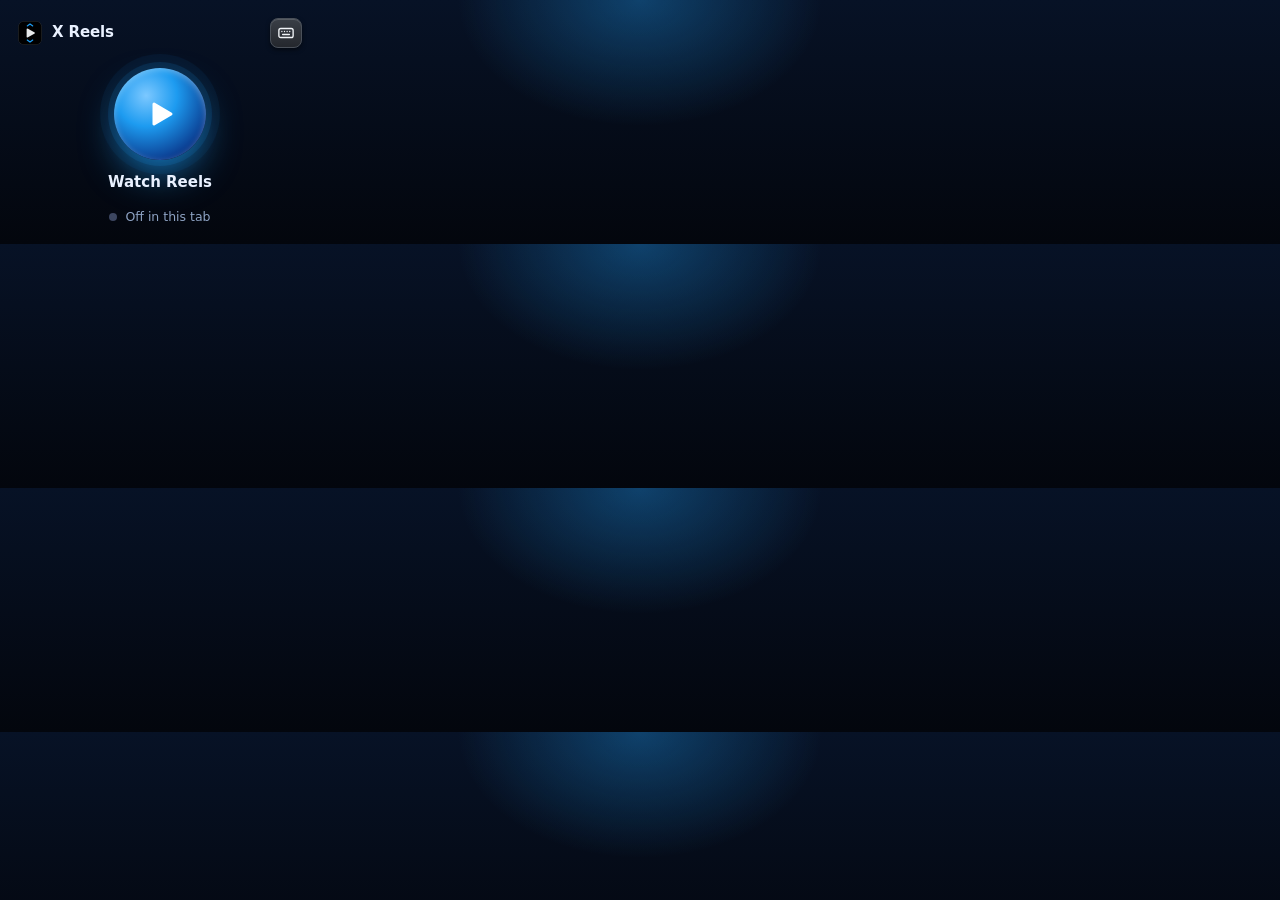
<file: popup/popup.html>
<!doctype html>
<html lang="en"><head><meta charset="utf-8"><title>X Reels</title>
<link rel="stylesheet" href="popup.css">
</head>
<body>
 <header class="head">
  <img src="../icons/icon48.png" width="24" height="24" alt="">
  <span class="name">X Reels</span>
  <span class="ver" id="ver"></span>
  <button type="button" class="kbtn" id="kbtn" aria-label="Keyboard shortcuts" aria-pressed="false">
   <svg width="18" height="18" viewBox="0 0 24 24" fill="none" stroke="currentColor" stroke-width="1.8" stroke-linecap="round"><rect x="2.5" y="6" width="19" height="12" rx="2.5"/><path d="M6.5 10h.01M10 10h.01M13.5 10h.01M17 10h.01M7.5 14h9"/></svg>
  </button>
 </header>

 <main id="main">
  <!-- one glowing orb is the switch -->
  <section class="aur">
   <button type="button" class="orb" id="orb" aria-label="Watch Reels">
    <svg class="play" width="34" height="34" viewBox="0 0 34 34"><path d="M11 7 L28 17 L11 27 Z" fill="#fff" stroke="#fff" stroke-width="3" stroke-linejoin="round"/></svg>
    <svg class="stop" width="30" height="30" viewBox="0 0 30 30"><path d="M8 8 L22 22 M22 8 L8 22" stroke="#e9f1ff" stroke-width="3.5" stroke-linecap="round"/></svg>
   </button>
   <div class="label" id="label">Watch Reels</div>
  </section>
  <div class="status"><span class="dot"></span><span id="status">Off in this tab</span></div>
 </main>

 <section id="keys" class="sc" hidden>
  <div class="sc-title">Keyboard</div>
  <div class="sc-grid">
   <div class="cluster"><kbd class="k ghost"></kbd><kbd class="k">↑</kbd><kbd class="k ghost"></kbd><kbd class="k">←</kbd><kbd class="k">↓</kbd><kbd class="k">→</kbd></div>
   <ul class="legend"><li><b>↑ ↓</b>Previous / next reel</li><li><b>← →</b>Back / forward 5 s</li><li><b>Wheel</b>Swipe with the mouse</li></ul>
  </div>
  <div class="sc-row"><div><kbd class="k space">Space</kbd><span>Pause</span></div><div><kbd class="k">M</kbd><span>Mute</span></div><div><kbd class="k">Esc</kbd><span>Close</span></div></div>
  <button type="button" class="back" id="done">Done</button>
 </section>
 <script src="popup.js"></script>
</body></html>
</file>
<file: popup/popup.css>
/* X Reels popup: "Aurora" (navy, glowing orb switch) with "Carbon" metal keycaps. */
*{box-sizing:border-box}
html,body{margin:0}
body{width:320px;padding:18px;font:13px/1.45 "Segoe UI",-apple-system,BlinkMacSystemFont,system-ui,sans-serif;display:grid;gap:16px;user-select:none}
button{font:inherit;cursor:pointer}
button:focus-visible{outline:2px solid #1d9bf0;outline-offset:3px}
[hidden]{display:none!important}

.head{display:flex;align-items:center;gap:10px}
.head img{border-radius:6px;display:block}
.name{font-weight:700;font-size:15px;letter-spacing:-.01em}
.ver{margin-left:auto;font-size:11px;opacity:.55;font-variant-numeric:tabular-nums}
/* keyboard button: a Carbon metal keycap */
.kbtn{width:32px;height:30px;border-radius:8px;display:grid;place-items:center;padding:0;color:#f1f4f8;
  background:linear-gradient(180deg,#3a3f47,#24272d);border:1px solid #4a5059;
  box-shadow:inset 0 1px 0 rgba(255,255,255,.15),0 2px 4px rgba(0,0,0,.5);transition:filter .15s ease,transform .1s ease}
.kbtn:hover{filter:brightness(1.15)}
.kbtn:active{transform:translateY(1px)}
/* active (shortcuts open): backlit glow under the metal key, symbol lit blue */
.kbtn[aria-pressed="true"]{color:#bfe3ff;border-color:#1d9bf0;
  box-shadow:inset 0 1px 0 rgba(255,255,255,.15),0 2px 0 #0b3d91,0 0 0 3px rgba(29,155,240,.18),0 0 16px rgba(29,155,240,.65)}

main{display:grid;gap:14px}
.status{display:flex;align-items:center;gap:8px;font-size:12.5px}
.dot{width:8px;height:8px;border-radius:50%}
body.disabled .orb{opacity:.4;pointer-events:none}

/* shortcuts screen */
.sc{display:grid;gap:14px}
.sc-title{font-size:11px;letter-spacing:.12em;text-transform:uppercase;opacity:.6}
.sc-grid{display:grid;grid-template-columns:auto 1fr;gap:16px;align-items:center}
.cluster{display:grid;grid-template-columns:repeat(3,30px);grid-auto-rows:30px;gap:4px}
.k{display:grid;place-items:center;min-width:30px;height:30px;padding:0 8px;font-family:inherit;font-weight:600;font-size:13px;line-height:1;border-radius:7px}
.k.ghost{visibility:hidden}
.k.space{min-width:96px}
.legend{list-style:none;margin:0;padding:0;display:grid;gap:7px;font-size:12px;opacity:.85}
.legend b{display:inline-block;min-width:44px}
.sc-row{display:grid;grid-template-columns:auto auto auto;justify-content:space-between;gap:8px}
.sc-row div{display:flex;flex-direction:column;align-items:center;gap:5px}
.sc-row span{opacity:.8;font-size:11px}
.back{height:36px;border-radius:999px;font-size:13px;font-weight:600;background:rgba(255,255,255,.08);border:1px solid rgba(255,255,255,.14);color:inherit}


/* ---------- Aurora ---------- */
body{color:#e9f1ff;background:radial-gradient(260px 180px at 50% 0%,rgba(29,155,240,.35),transparent 70%),linear-gradient(180deg,#071226,#03060d)}
body main{justify-items:center;text-align:center}
.aur{display:grid;justify-items:center;gap:12px;padding-top:4px}
.orb{width:92px;height:92px;border-radius:50%;display:grid;place-items:center;border:0;padding:0;
  background:radial-gradient(circle at 35% 30%,#7cc8ff 0%,#1d9bf0 35%,#0b3d91 75%,#061a3d 100%);
  box-shadow:0 0 0 6px rgba(29,155,240,.12),0 0 0 14px rgba(29,155,240,.06),0 18px 40px -8px rgba(29,155,240,.8),inset 0 2px 6px rgba(255,255,255,.35);transition:transform .15s ease,filter .15s ease}
.orb:hover{filter:brightness(1.08)} .orb:active{transform:scale(.97)}
.orb .stop{display:none}
body.on .orb{background:radial-gradient(circle at 35% 30%,#3a3f4a,#1a1d24 70%);box-shadow:0 0 0 6px rgba(255,255,255,.05),inset 0 2px 6px rgba(255,255,255,.12)}
body.on .orb .play{display:none} body.on .orb .stop{display:block}
.label{font-weight:700;font-size:15px}
body .status{color:#8ea3c4;justify-content:center}
body .dot{background:#3c4660} body.on .dot{background:#5cc1ff;box-shadow:0 0 8px #5cc1ff}

/* Carbon metal keycaps */
.k{background:linear-gradient(180deg,#3a3f47,#24272d);border:1px solid #4a5059;color:#f1f4f8;box-shadow:inset 0 1px 0 rgba(255,255,255,.15),0 2px 4px rgba(0,0,0,.5)}

@media (prefers-reduced-motion:reduce){*{transition:none!important}}

/* ---------- button wave (plays when the orb is pressed) ---------- */
html{overflow:hidden}
.fx-layer{position:fixed;inset:0;overflow:hidden;pointer-events:none;z-index:5;contain:strict}
#fx{position:absolute;inset:0;width:100%;height:100%;pointer-events:none;z-index:5}
.wv{position:absolute;width:var(--d);height:var(--d);margin:calc(var(--d) / -2) 0 0 calc(var(--d) / -2);border-radius:50%;pointer-events:none;z-index:4;
  border:2px solid rgba(220,240,255,.9);
  box-shadow:-3px 0 0 -1px rgba(255,40,110,.8),3px 0 0 -1px rgba(0,230,255,.85),0 0 22px 3px rgba(29,155,240,.75),inset 0 0 22px 3px rgba(29,155,240,.45)}
.edge-glow{position:absolute;inset:0;pointer-events:none;z-index:6;border-radius:inherit;
  box-shadow:inset 0 0 40px 6px rgba(29,155,240,.7),inset 0 0 6px 1px rgba(120,200,255,.9);opacity:0}
body.fx main .label,body.fx .status{animation:wob .6s cubic-bezier(.3,0,.2,1)}
@keyframes wob{0%{filter:none;transform:none}25%{filter:blur(1.2px) drop-shadow(2px 0 rgba(255,40,110,.7)) drop-shadow(-2px 0 rgba(0,230,255,.7));transform:skewX(-6deg) scaleY(1.06)}
  60%{filter:drop-shadow(1px 0 rgba(255,40,110,.4)) drop-shadow(-1px 0 rgba(0,230,255,.4));transform:skewX(3deg)}100%{filter:none;transform:none}}
</file>
